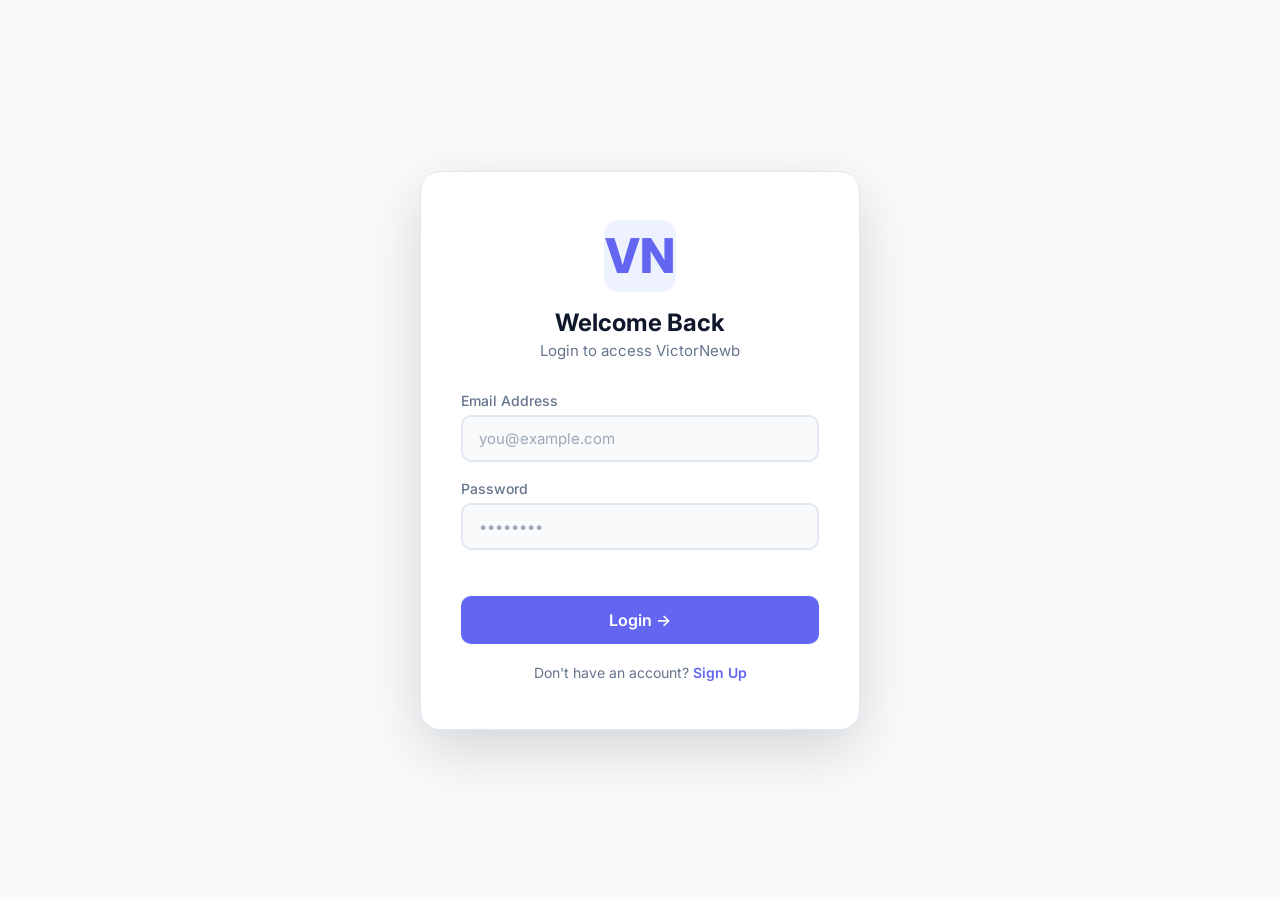
<file: index.html>
<!---Redeploy-->
<!doctype html>
<html lang="en">
  <head>
    <meta charset="UTF-8" />
    <meta name="viewport" content="width=device-width, initial-scale=1.0" />
    <title>VictorNewb - Multi-Purpose Platform</title>
    <!-- CSS -->
    <link rel="stylesheet" href="css/style.css" />
    <link rel="stylesheet" href="css/themes.css" />
    <link rel="stylesheet" href="css/auth.css" />
    <!-- Google Font -->
    <link
      href="https://fonts.googleapis.com/css2?family=Inter:wght@300;400;500;600;700;800&display=swap"
      rel="stylesheet"
    />
  </head>
  <body>
    <!-- ===== AUTH MODAL ===== -->
    <div id="authModal" class="auth-modal">
      <div class="auth-container">
        <!-- Login Form -->
        <div id="loginForm" class="auth-form active">
          <div class="auth-header">
            <h1 class="auth-logo">VN</h1>
            <h2>Welcome Back</h2>
            <p>Login to access VictorNewb</p>
          </div>
          <form id="loginFormElement" onsubmit="return Auth.login(event);">
            <div class="form-group">
              <label>Email Address</label>
              <input
                type="email"
                id="loginEmail"
                placeholder="you@example.com"
                required
              />
            </div>
            <div class="form-group">
              <label>Password</label>
              <input
                type="password"
                id="loginPassword"
                placeholder="••••••••"
                required
              />
            </div>
            <div id="loginError" class="auth-error"></div>
            <button type="submit" class="btn btn-primary auth-btn">
              Login →
            </button>
            <p class="auth-switch">
              Don't have an account?
              <span onclick="Auth.showSignup()">Sign Up</span>
            </p>
          </form>
        </div>

        <!-- Signup Form -->
        <div id="signupForm" class="auth-form">
          <div class="auth-header">
            <h1 class="auth-logo">VN</h1>
            <h2>Create Account</h2>
            <p>Join VictorNewb today</p>
          </div>
          <form id="signupFormElement" onsubmit="return Auth.signup(event);">
            <div class="form-group">
              <label>Full Name</label>
              <input
                type="text"
                id="signupName"
                placeholder="Victor Newb"
                required
              />
            </div>
            <div class="form-group">
              <label>Email Address</label>
              <input
                type="email"
                id="signupEmail"
                placeholder="you@example.com"
                required
              />
            </div>
            <div class="form-group">
              <label>Username</label>
              <input
                type="text"
                id="signupUsername"
                placeholder="victornewb"
                required
              />
            </div>
            <div class="form-group">
              <label>Password</label>
              <input
                type="password"
                id="signupPassword"
                placeholder="Min 6 characters"
                required
                minlength="6"
              />
            </div>
            <div class="form-group">
              <label>Confirm Password</label>
              <input
                type="password"
                id="signupConfirm"
                placeholder="Confirm password"
                required
              />
            </div>
            <div id="signupError" class="auth-error"></div>
            <button type="submit" class="btn btn-primary auth-btn">
              Create Account →
            </button>
            <p class="auth-switch">
              Already have an account?
              <span onclick="Auth.showLogin()">Login</span>
            </p>
          </form>
        </div>
      </div>
    </div>

    <!-- ===== MAIN APP (Hidden until auth) ===== -->
    <div id="appContainer" style="display: none">
      <!-- Sidebar Navigation -->
      <nav class="sidebar" id="sidebar">
        <div class="sidebar-header">
          <h1 class="logo">VN</h1>
          <span class="logo-text">VictorNewb</span>
        </div>

        <ul class="nav-links">
          <li data-page="dashboard" class="active">
            <span class="icon">📊</span>
            <span>Dashboard</span>
          </li>
          <li data-page="dashboard" class="active">
            <a href="help.html"><i class="fas fa-question-circle"></i> Help</a>
          </li>
          <li data-page="dashboard" class="active">
            <span>
              <a href="chat.html"
                ><i class="fas fa-comment-dots"></i> Live Chat</a
              ></span
            >
          </li>
          <li data-page="dashboard" class="active">
            <a href="login.html"><i class="fas fa-sign-in-alt"></i> Login</a>
          </li>
          <!-- Login/Logout links -->
          <li data-page="dashboard" class="active">
            <a href="signup.html"><i class="fas fa-user-plus"></i> Sign Up</a>
          </li>

          <li data-page="social">
            <span class="icon"
              ><a href="mailbox.html"
                ><i class="fas fa-envelope"></i> Mailbox
                <span id="headerBadge" class="badge" style="display: none"
                  >0</span
                ></a
              ></span
            >
            <span>Mail</span>
          </li>
          <li data-page="social">
            <span class="icon"
              ><a href="contact.html"
                ><i class="fas fa-envelope"></i> Contact
                <span id="headerBadge" class="badge" style="display: none"
                  >0</span
                ></a
              ></span
            >
            <span>Contact Us</span>
          </li>

          <li data-page="social">
            <span class="icon">👥</span>
            <span>Social</span>
          </li>
          <li data-page="portfolio">
            <span class="icon">🎨</span>
            <span>Portfolio</span>
          </li>
          <li data-page="ecommerce">
            <span class="icon">🛒</span>
            <span>Store</span>
          </li>
          <li data-page="game">
            <span class="icon">🎮</span>
            <span>Game</span>
          </li>
        </ul>

        <div class="sidebar-footer">
          <div class="user-profile" id="userProfile">
            <div class="user-avatar" id="userAvatar">VN</div>
            <div class="user-info">
              <div class="user-name" id="userName">Victor Newb</div>
              <div class="user-email" id="userEmail">victor@example.com</div>
            </div>
          </div>
          <button id="themeToggle" class="theme-btn">🌓 Toggle Theme</button>
          <button
            id="logoutBtn"
            class="theme-btn"
            style="color: #ef4444; border-color: #ef4444"
          >
            🚪 Logout
          </button>
        </div>
      </nav>

      <!-- Main Content -->
      <main class="main-content">
        <div id="pageContainer" class="page-container"></div>
      </main>
    </div>

    <!-- JavaScript -->
    <script src="js/auth.js"></script>
    <script src="js/router.js"></script>
    <script src="js/dashboard.js"></script>
    <script src="js/social.js"></script>
    <script src="js/portfolio.js"></script>
    <script src="js/ecommerce.js"></script>
    <script src="js/game.js"></script>
    <script src="js/app.js"></script>
  </body>
</html>
</file>
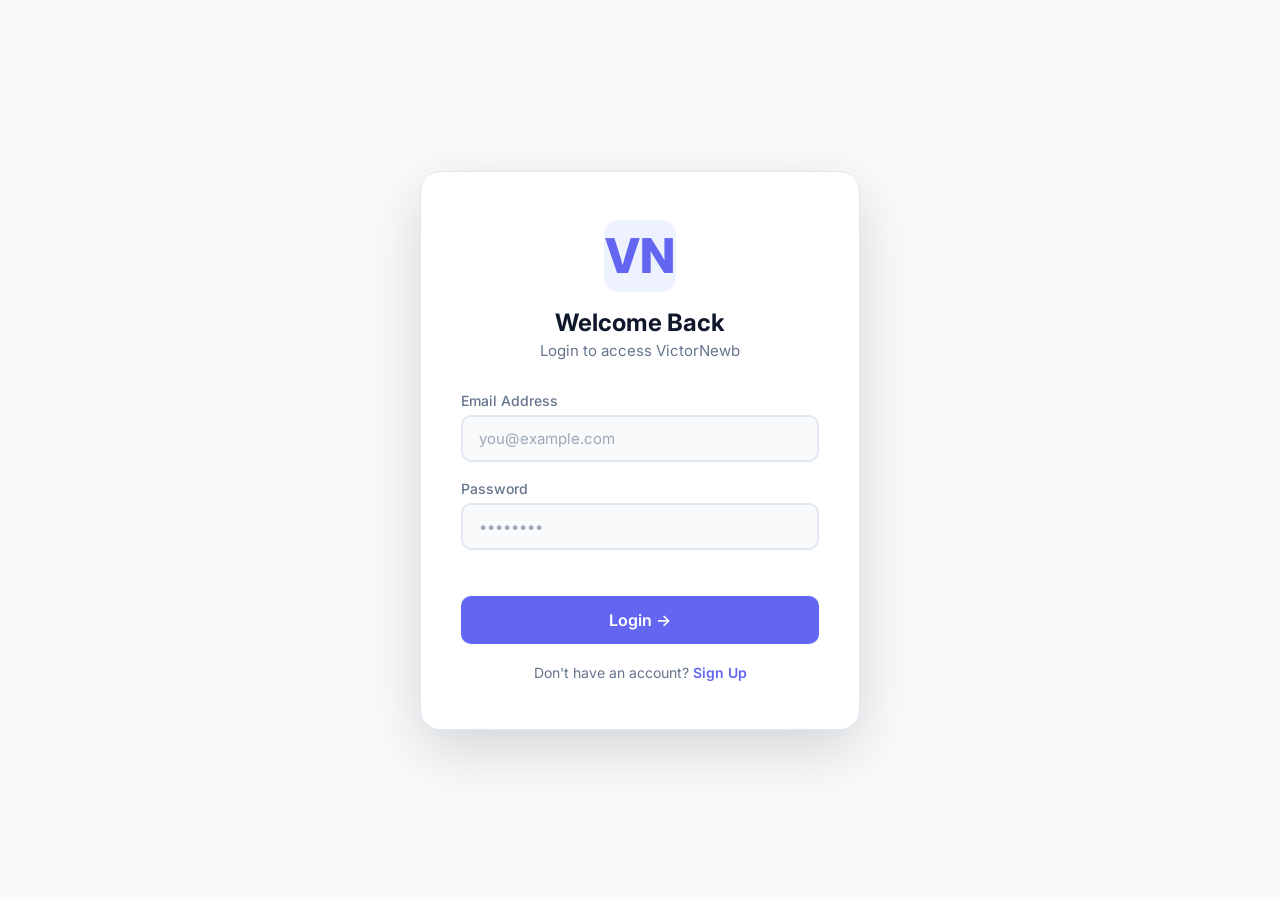
<file: .github/workflows/index.html>
<!DOCTYPE html>
<html lang="en">
  <head>
    <meta charset="UTF-8" />
    <meta name="viewport" content="width=device-width, initial-scale=1.0" />
    <title>VictorNewb - Multi-Purpose Platform</title>
    <!-- CSS -->
    <link rel="stylesheet" href="css/style.css" />
    <link rel="stylesheet" href="css/themes.css" />
    <link rel="stylesheet" href="css/auth.css" />
    <!-- Google Font -->
    <link
      href="https://fonts.googleapis.com/css2?family=Inter:wght@300;400;500;600;700;800&display=swap"
      rel="stylesheet"
    />
  </head>
  <body>
    <!-- ===== AUTH MODAL ===== -->
    <div id="authModal" class="auth-modal">
      <div class="auth-container">
        <!-- Login Form -->
        <div id="loginForm" class="auth-form active">
          <div class="auth-header">
            <h1 class="auth-logo">VN</h1>
            <h2>Welcome Back</h2>
            <p>Login to access VictorNewb</p>
          </div>
          <form id="loginFormElement" onsubmit="return Auth.login(event)">
            <div class="form-group">
              <label>Email Address</label>
              <input
                type="email"
                id="loginEmail"
                placeholder="you@example.com"
                required
              />
            </div>
            <div class="form-group">
              <label>Password</label>
              <input
                type="password"
                id="loginPassword"
                placeholder="••••••••"
                required
              />
            </div>
            <div id="loginError" class="auth-error"></div>
            <button type="submit" class="btn btn-primary auth-btn">
              Login →
            </button>
            <p class="auth-switch">
              Don't have an account?
              <span onclick="Auth.showSignup()">Sign Up</span>
            </p>
          </form>
        </div>

        <!-- Signup Form -->
        <div id="signupForm" class="auth-form">
          <div class="auth-header">
            <h1 class="auth-logo">VN</h1>
            <h2>Create Account</h2>
            <p>Join VictorNewb today</p>
          </div>
          <form id="signupFormElement" onsubmit="return Auth.signup(event)">
            <div class="form-group">
              <label>Full Name</label>
              <input
                type="text"
                id="signupName"
                placeholder="Victor Newb"
                required
              />
            </div>
            <div class="form-group">
              <label>Email Address</label>
              <input
                type="email"
                id="signupEmail"
                placeholder="you@example.com"
                required
              />
            </div>
            <div class="form-group">
              <label>Username</label>
              <input
                type="text"
                id="signupUsername"
                placeholder="victornewb"
                required
              />
            </div>
            <div class="form-group">
              <label>Password</label>
              <input
                type="password"
                id="signupPassword"
                placeholder="Min 6 characters"
                required
                minlength="6"
              />
            </div>
            <div class="form-group">
              <label>Confirm Password</label>
              <input
                type="password"
                id="signupConfirm"
                placeholder="Confirm password"
                required
              />
            </div>
            <div id="signupError" class="auth-error"></div>
            <button type="submit" class="btn btn-primary auth-btn">
              Create Account →
            </button>
            <p class="auth-switch">
              Already have an account?
              <span onclick="Auth.showLogin()">Login</span>
            </p>
          </form>
        </div>
      </div>
    </div>

    <!-- ===== MAIN APP (Hidden until auth) ===== -->
    <div id="appContainer" style="display: none">
      <!-- Sidebar Navigation -->
      <nav class="sidebar" id="sidebar">
        <div class="sidebar-header">
          <h1 class="logo">VN</h1>
          <span class="logo-text">VictorNewb</span>
        </div>

        <ul class="nav-links">
          <li data-page="dashboard" class="active">
            <span class="icon">📊</span>
            <span>Dashboard</span>
          </li>
          <li data-page="social">
            <span class="icon">👥</span>
            <span>Social</span>
          </li>
          <li data-page="portfolio">
            <span class="icon">🎨</span>
            <span>Portfolio</span>
          </li>
          <li data-page="ecommerce">
            <span class="icon">🛒</span>
            <span>Store</span>
          </li>
          <li data-page="game">
            <span class="icon">🎮</span>
            <span>Game</span>
          </li>
        </ul>

        <div class="sidebar-footer">
          <div class="user-profile" id="userProfile">
            <div class="user-avatar" id="userAvatar">VN</div>
            <div class="user-info">
              <div class="user-name" id="userName">Victor Newb</div>
              <div class="user-email" id="userEmail">victor@example.com</div>
            </div>
          </div>
          <button id="themeToggle" class="theme-btn">🌓 Toggle Theme</button>
          <button
            id="logoutBtn"
            class="theme-btn"
            style="color: #ef4444; border-color: #ef4444"
          >
            🚪 Logout
          </button>
        </div>
      </nav>

      <!-- Main Content -->
      <main class="main-content">
        <div id="pageContainer" class="page-container"></div>
      </main>
    </div>

    <!-- JavaScript -->
    <script src="js/auth.js"></script>
    <script src="js/router.js"></script>
    <script src="js/dashboard.js"></script>
    <script src="js/social.js"></script>
    <script src="js/portfolio.js"></script>
    <script src="js/ecommerce.js"></script>
    <script src="js/game.js"></script>
    <script src="js/app.js"></script>
  </body>
</html>
</file>
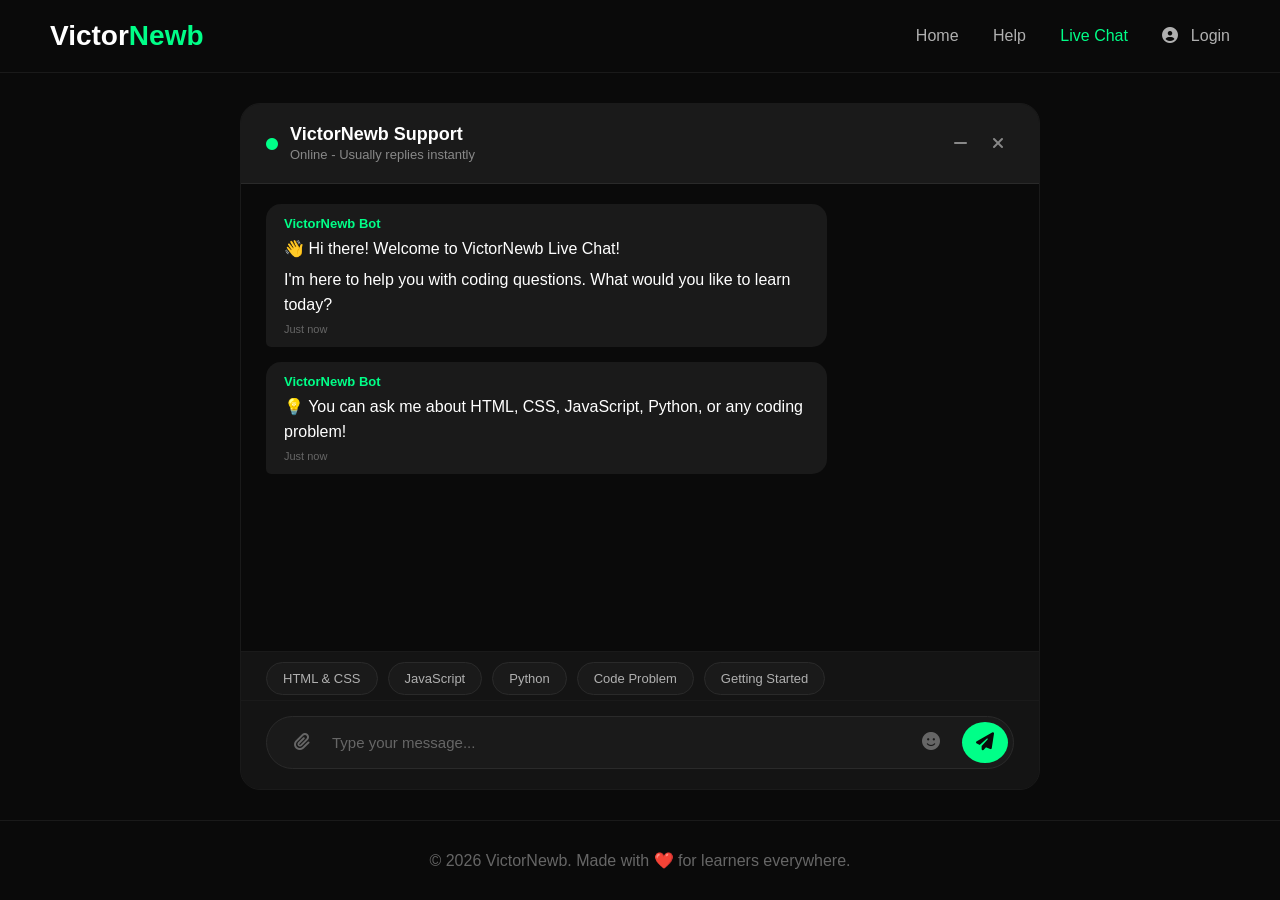
<file: chat.html>
<!doctype html>
<html lang="en">
  <head>
    <meta charset="UTF-8" />
    <meta name="viewport" content="width=device-width, initial-scale=1.0" />
    <title>Live Chat - VictorNewb</title>
    <link rel="stylesheet" href="css/chat.css" />
    <link
      rel="stylesheet"
      href="https://cdnjs.cloudflare.com/ajax/libs/font-awesome/6.4.0/css/all.min.css"
    />
  </head>
  <body>
    <!-- Navigation -->
    <div class="navbar">
      <div class="nav-left">
        <a href="index.html" class="logo">Victor<span>Newb</span></a>
      </div>
      <div class="nav-right">
        <a href="index.html">Home</a>
        <a href="help.html">Help</a>
        <a href="chat.html" class="active">Live Chat</a>
        <a href="#"><i class="fas fa-user-circle"></i> Login</a>
      </div>
    </div>

    <!-- Chat Container -->
    <div class="chat-container">
      <div class="chat-header">
        <div class="chat-status">
          <i class="fas fa-circle online"></i>
          <div>
            <h2>VictorNewb Support</h2>
            <span>Online - Usually replies instantly</span>
          </div>
        </div>
        <div class="chat-actions">
          <button onclick="minimizeChat()"><i class="fas fa-minus"></i></button>
          <button onclick="closeChat()"><i class="fas fa-times"></i></button>
        </div>
      </div>

      <!-- Messages Area -->
      <div class="chat-messages" id="chatMessages">
        <div class="message received">
          <div class="message-bubble">
            <strong>VictorNewb Bot</strong>
            <p>👋 Hi there! Welcome to VictorNewb Live Chat!</p>
            <p>
              I'm here to help you with coding questions. What would you like to
              learn today?
            </p>
            <span class="message-time">Just now</span>
          </div>
        </div>
        <div class="message received">
          <div class="message-bubble">
            <strong>VictorNewb Bot</strong>
            <p>
              💡 You can ask me about HTML, CSS, JavaScript, Python, or any
              coding problem!
            </p>
            <span class="message-time">Just now</span>
          </div>
        </div>
      </div>

      <!-- Quick Replies -->
      <div class="quick-replies">
        <button onclick="sendQuickReply('HTML & CSS help')">HTML & CSS</button>
        <button onclick="sendQuickReply('JavaScript help')">JavaScript</button>
        <button onclick="sendQuickReply('Python help')">Python</button>
        <button onclick="sendQuickReply('Problem with my code')">
          Code Problem
        </button>
        <button onclick="sendQuickReply('How to get started')">
          Getting Started
        </button>
      </div>

      <!-- Chat Input -->
      <div class="chat-input-area">
        <div class="chat-input-wrapper">
          <button class="attach-btn"><i class="fas fa-paperclip"></i></button>
          <input
            type="text"
            id="chatInput"
            placeholder="Type your message..."
            onkeypress="handleKeyPress(event)"
          />
          <button class="emoji-btn"><i class="fas fa-smile"></i></button>
          <button class="send-btn" onclick="sendMessage()">
            <i class="fas fa-paper-plane"></i>
          </button>
        </div>
      </div>
    </div>

    <!-- Footer -->
    <footer>
      <p>&copy; 2026 VictorNewb. Made with ❤️ for learners everywhere.</p>
    </footer>

    <script src="js/chat.js"></script>
  </body>
</html>
</file>
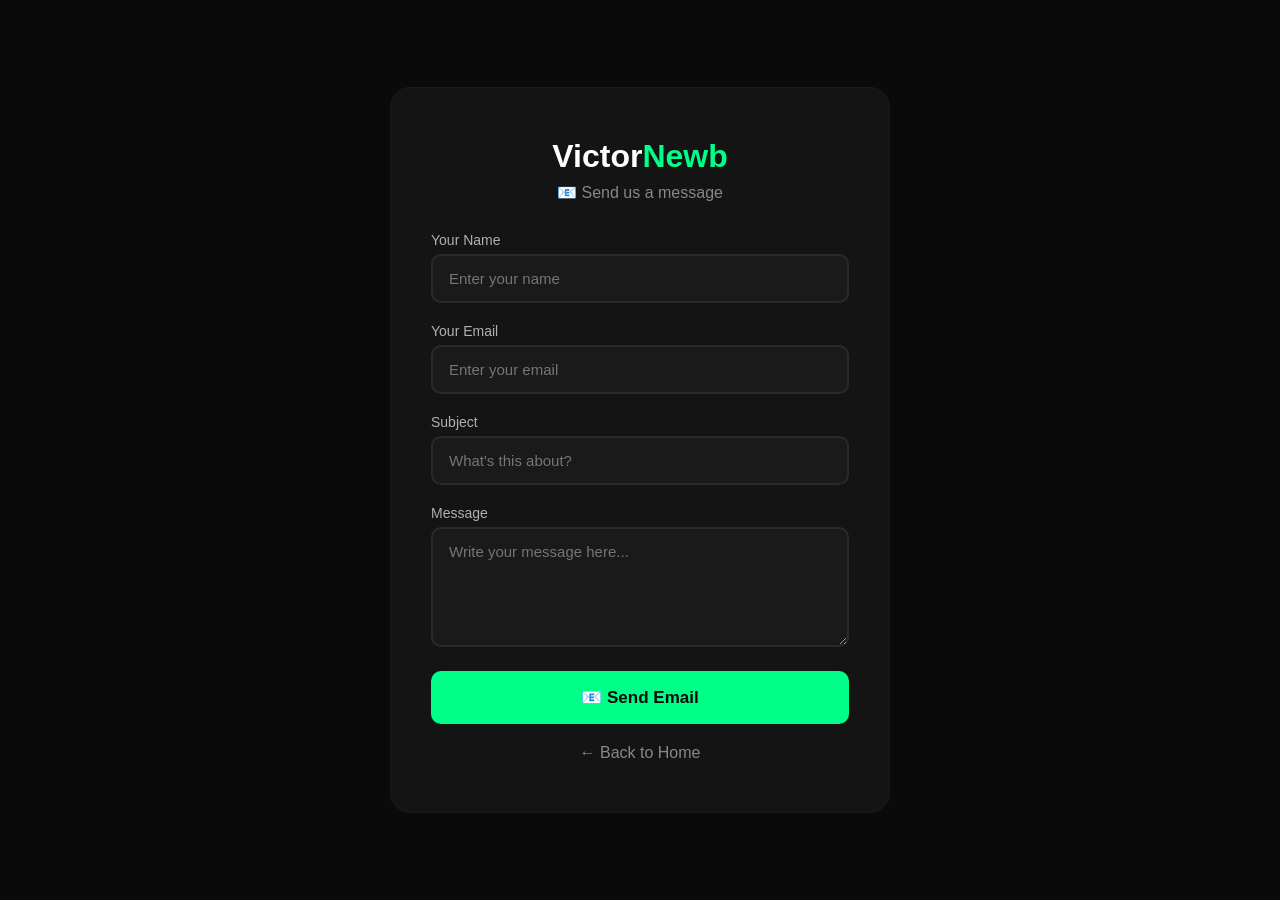
<file: contact.html>
<!doctype html>
<html lang="en">
  <head>
    <meta charset="UTF-8" />
    <meta name="viewport" content="width=device-width, initial-scale=1.0" />
    <title>Contact - VictorNewb</title>
    <style>
      * {
        margin: 0;
        padding: 0;
        box-sizing: border-box;
        font-family: "Segoe UI", Tahoma, Geneva, Verdana, sans-serif;
      }
      body {
        background: #0a0a0a;
        color: #fff;
        min-height: 100vh;
        display: flex;
        align-items: center;
        justify-content: center;
      }
      .contact-box {
        background: #141414;
        padding: 50px 40px;
        border-radius: 20px;
        border: 1px solid #1a1a1a;
        max-width: 500px;
        width: 100%;
      }
      .contact-box h1 {
        text-align: center;
        margin-bottom: 8px;
      }
      .contact-box h1 span {
        color: #00ff88;
      }
      .contact-box .sub {
        color: #888;
        text-align: center;
        margin-bottom: 30px;
      }
      .form-group {
        margin-bottom: 20px;
      }
      .form-group label {
        display: block;
        color: #b0b0b0;
        font-size: 14px;
        margin-bottom: 6px;
      }
      .form-group input,
      .form-group textarea {
        width: 100%;
        padding: 14px 16px;
        background: #1a1a1a;
        border: 2px solid #2a2a2a;
        border-radius: 10px;
        color: #fff;
        font-size: 15px;
        transition: 0.3s;
      }
      .form-group input:focus,
      .form-group textarea:focus {
        outline: none;
        border-color: #00ff88;
      }
      .form-group textarea {
        height: 120px;
        resize: vertical;
      }
      .send-btn {
        width: 100%;
        padding: 16px;
        background: #00ff88;
        color: #0a0a0a;
        border: none;
        border-radius: 10px;
        font-size: 17px;
        font-weight: 600;
        cursor: pointer;
        transition: 0.3s;
      }
      .send-btn:hover {
        background: #00cc6a;
        transform: translateY(-2px);
      }
      .msg {
        padding: 12px 16px;
        border-radius: 8px;
        margin-bottom: 15px;
        display: none;
      }
      .msg.success {
        background: #00ff88;
        color: #0a0a0a;
        display: block;
      }
      .msg.error {
        background: #ff4444;
        color: #fff;
        display: block;
      }
      .back-link {
        display: block;
        text-align: center;
        margin-top: 20px;
        color: #888;
        text-decoration: none;
      }
      .back-link:hover {
        color: #00ff88;
      }
    </style>
  </head>
  <body>
    <div class="contact-box">
      <h1>Victor<span>Newb</span></h1>
      <p class="sub">📧 Send us a message</p>

      <div id="message" class="msg"></div>

      <!-- REPLACE with your real email -->
      <form
        action="https://formsubmit.co/victornemerem4real@gmail.com"
        method="POST"
      >
        <input type="hidden" name="_captcha" value="false" />
        <input type="hidden" name="_template" value="table" />
        <input
          type="hidden"
          name="_subject"
          value="New Message from VictorNewb"
        />
        <input
          type="hidden"
          name="_next"
          value="https://mycodinghub123n90.github.io/Victor-newb/"
        />

        <div class="form-group">
          <label>Your Name</label>
          <input
            type="text"
            name="name"
            placeholder="Enter your name"
            required
          />
        </div>
        <div class="form-group">
          <label>Your Email</label>
          <input
            type="email"
            name="email"
            placeholder="Enter your email"
            required
          />
        </div>
        <div class="form-group">
          <label>Subject</label>
          <input
            type="text"
            name="subject"
            placeholder="What's this about?"
            required
          />
        </div>
        <div class="form-group">
          <label>Message</label>
          <textarea
            name="message"
            placeholder="Write your message here..."
            required
          ></textarea>
        </div>
        <button type="submit" class="send-btn">📧 Send Email</button>
      </form>

      <a href="index.html" class="back-link">← Back to Home</a>
    </div>
  </body>
</html>
</file>
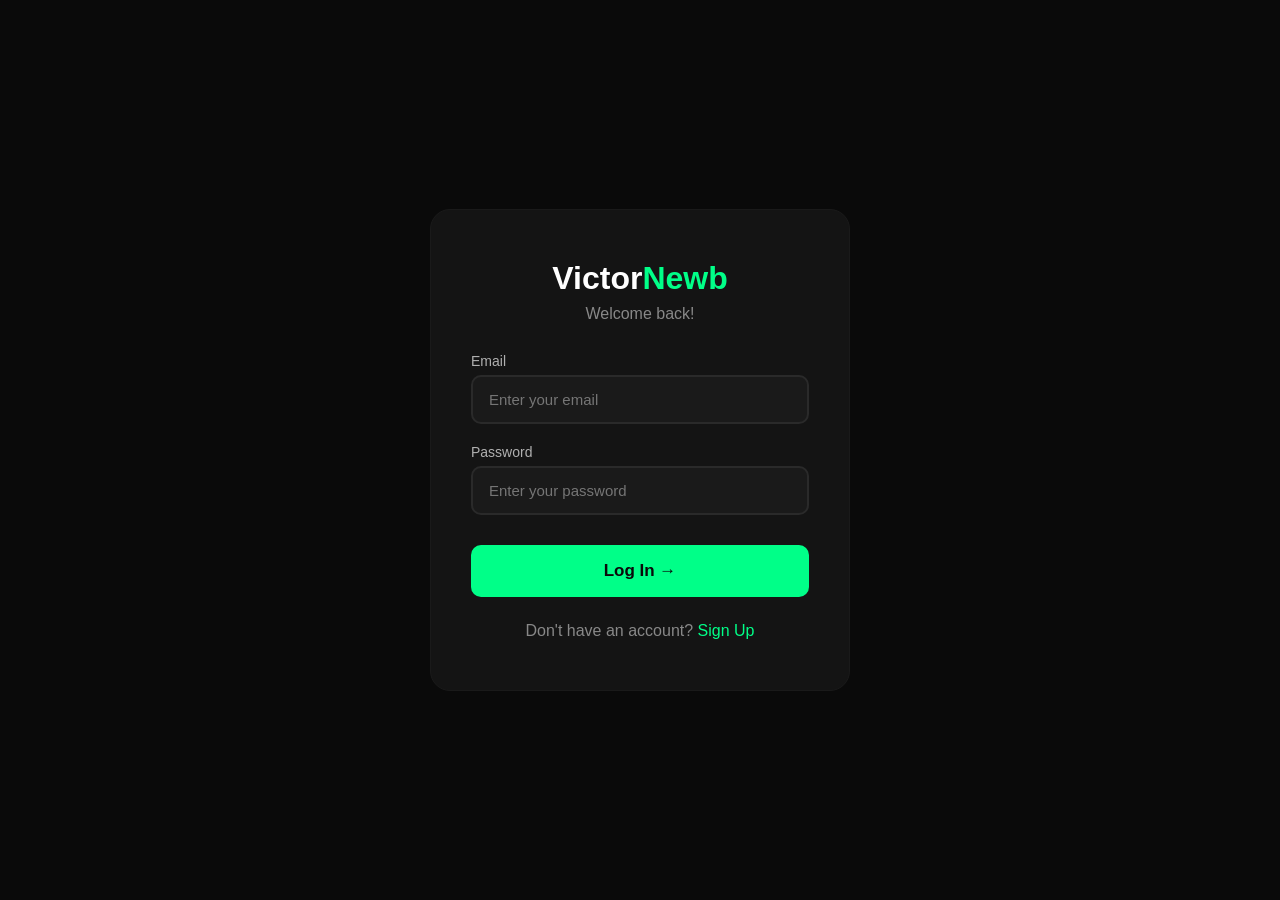
<file: dashboard.html>
<!doctype html>
<html lang="en">
  <head>
    <meta charset="UTF-8" />
    <meta name="viewport" content="width=device-width, initial-scale=1.0" />
    <title>Dashboard - VictorNewb</title>
    <style>
      * {
        margin: 0;
        padding: 0;
        box-sizing: border-box;
        font-family: "Segoe UI", Tahoma, Geneva, Verdana, sans-serif;
      }
      body {
        background: #0a0a0a;
        color: #fff;
        min-height: 100vh;
      }

      .nav {
        display: flex;
        justify-content: space-between;
        align-items: center;
        padding: 20px 50px;
        background: rgba(10, 10, 10, 0.95);
        border-bottom: 1px solid #1a1a1a;
      }
      .logo {
        font-size: 28px;
        font-weight: bold;
        color: #fff;
        text-decoration: none;
      }
      .logo span {
        color: #00ff88;
      }
      .nav-right {
        display: flex;
        align-items: center;
        gap: 20px;
      }
      .nav-right a {
        color: #b0b0b0;
        text-decoration: none;
        transition: 0.3s;
      }
      .nav-right a:hover {
        color: #00ff88;
      }
      .user-name {
        color: #00ff88;
        font-weight: 500;
      }
      .logout-btn {
        background: transparent;
        border: 2px solid #ff4444;
        color: #ff4444;
        padding: 8px 20px;
        border-radius: 50px;
        cursor: pointer;
        font-weight: 600;
        transition: 0.3s;
      }
      .logout-btn:hover {
        background: #ff4444;
        color: #fff;
      }

      .content {
        max-width: 1100px;
        margin: 0 auto;
        padding: 40px 50px;
      }
      .welcome {
        margin-bottom: 30px;
      }
      .welcome h1 {
        font-size: 36px;
      }
      .welcome h1 span {
        color: #00ff88;
      }
      .welcome p {
        color: #888;
        font-size: 18px;
      }

      .stats {
        display: grid;
        grid-template-columns: repeat(auto-fit, minmax(180px, 1fr));
        gap: 20px;
        margin-bottom: 40px;
      }
      .stat-card {
        background: #141414;
        padding: 25px;
        border-radius: 15px;
        border: 1px solid #1a1a1a;
        text-align: center;
      }
      .stat-card h3 {
        font-size: 32px;
        color: #00ff88;
      }
      .stat-card p {
        color: #888;
        font-size: 14px;
        margin-top: 5px;
      }

      .grid {
        display: grid;
        grid-template-columns: repeat(auto-fit, minmax(300px, 1fr));
        gap: 25px;
      }
      .card {
        background: #141414;
        padding: 25px;
        border-radius: 15px;
        border: 1px solid #1a1a1a;
      }
      .card h3 {
        margin-bottom: 15px;
      }
      .card h3 i {
        color: #00ff88;
        margin-right: 8px;
      }
      .card a {
        display: block;
        padding: 12px 16px;
        background: #1a1a1a;
        border-radius: 8px;
        color: #fff;
        text-decoration: none;
        margin-bottom: 10px;
        transition: 0.3s;
      }
      .card a:hover {
        background: #00ff88;
        color: #0a0a0a;
      }
      .card .btn {
        display: inline-block;
        padding: 12px 25px;
        background: #00ff88;
        color: #0a0a0a;
        text-decoration: none;
        border-radius: 8px;
        font-weight: 600;
        transition: 0.3s;
        margin-top: 10px;
      }
      .card .btn:hover {
        background: #00cc6a;
      }
    </style>
  </head>
  <body>
    <nav class="nav">
      <a href="index.html" class="logo">Victor<span>Newb</span></a>
      <div class="nav-right">
        <span class="user-name">👤 <span id="userName">User</span></span>
        <a href="help.html">Help</a>
        <a href="chat.html">Chat</a>
        <button onclick="logout()" class="logout-btn">Logout</button>
      </div>
    </nav>

    <div class="content">
      <div class="welcome">
        <h1>Welcome back, <span id="welcomeName">Learner</span>! 🎉</h1>
        <p>You're logged in and ready to code!</p>
      </div>

      <div class="stats">
        <div class="stat-card">
          <h3>12</h3>
          <p>Lessons Done</p>
        </div>
        <div class="stat-card">
          <h3>84</h3>
          <p>XP Points</p>
        </div>
        <div class="stat-card">
          <h3>7</h3>
          <p>Day Streak</p>
        </div>
        <div class="stat-card">
          <h3>3</h3>
          <p>Badges</p>
        </div>
      </div>

      <div class="grid">
        <div class="card">
          <h3>📚 Quick Actions</h3>
          <a href="chat.html">💬 Live Chat</a>
          <a href="help.html">🆘 Help Center</a>
          <a href="#">▶️ Start New Lesson</a>
        </div>
        <div class="card">
          <h3>📈 Your Progress</h3>
          <p style="color: #888">HTML Basics: ✅ 100%</p>
          <p style="color: #888">CSS Styling: ⏳ 65%</p>
          <p style="color: #888">JavaScript: ⏳ 30%</p>
          <a href="#" class="btn">Continue Learning →</a>
        </div>
      </div>
    </div>

    <script>
      // Check if user is logged in
      const user = JSON.parse(localStorage.getItem("victor_current") || "null");
      if (!user) {
        window.location.href = "login.html";
      }

      // Show user name
      document.getElementById("userName").textContent = user.name;
      document.getElementById("welcomeName").textContent = user.name;

      function logout() {
        if (confirm("Logout?")) {
          localStorage.removeItem("victor_current");
          window.location.href = "index.html";
        }
      }
    </script>
  </body>
</html>
</file>
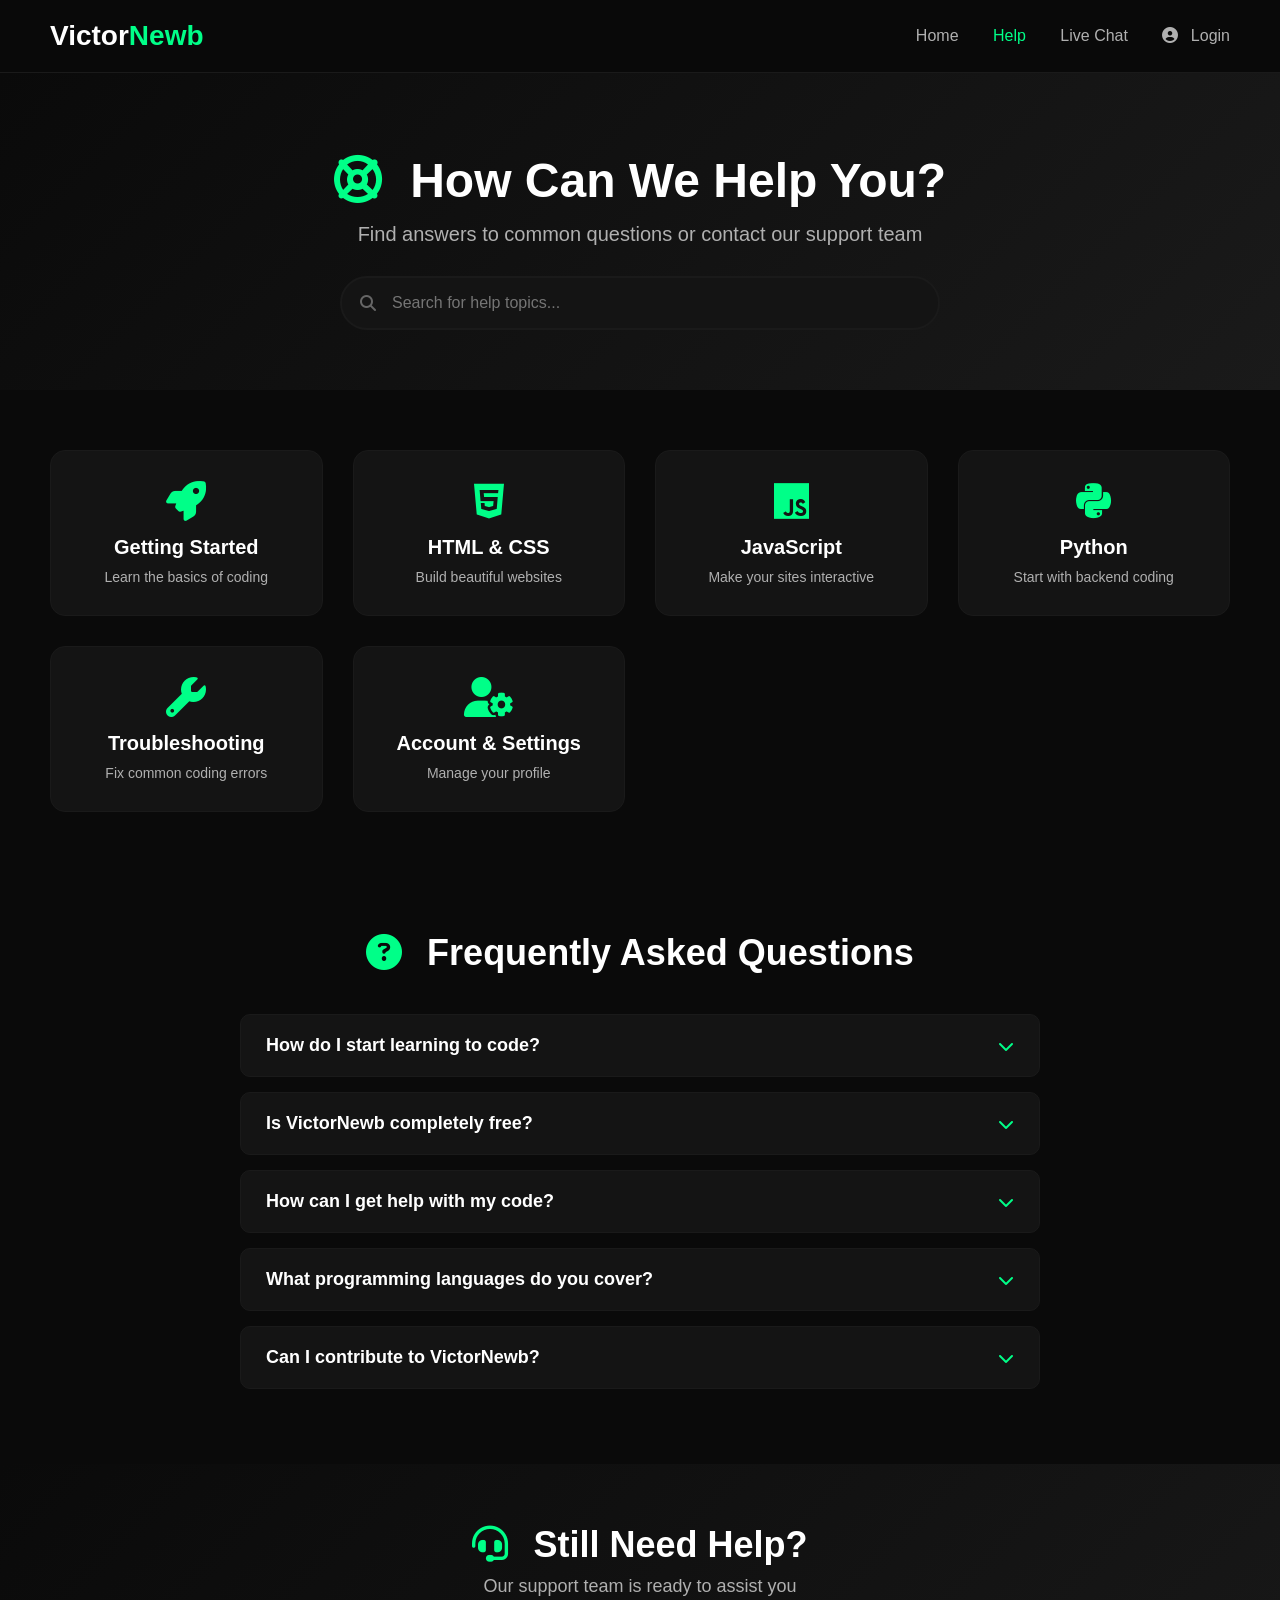
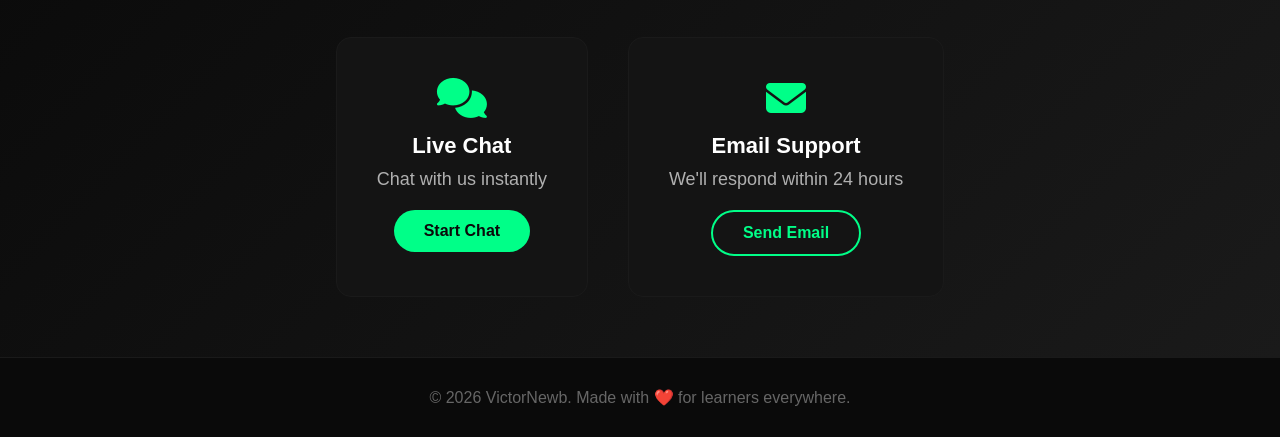
<file: help.html>
<!doctype html>
<html lang="en">
  <head>
    <meta charset="UTF-8" />
    <meta name="viewport" content="width=device-width, initial-scale=1.0" />
    <title>Help Center - VictorNewb</title>
    <link rel="stylesheet" href="css/help.css" />
    <link
      rel="stylesheet"
      href="https://cdnjs.cloudflare.com/ajax/libs/font-awesome/6.4.0/css/all.min.css"
    />
  </head>
  <body>
    <!-- Navigation (matches your style) -->
    <div class="navbar">
      <div class="nav-left">
        <a href="index.html" class="logo">Victor<span>Newb</span></a>
      </div>
      <div class="nav-right">
        <a href="index.html">Home</a>
        <a href="help.html" class="active">Help</a>
        <a href="chat.html">Live Chat</a>
        <a href="#"><i class="fas fa-user-circle"></i> Login</a>
      </div>
    </div>

    <!-- Help Hero Section -->
    <section class="help-hero">
      <h1><i class="fas fa-life-ring"></i> How Can We Help You?</h1>
      <p>Find answers to common questions or contact our support team</p>
      <div class="search-box">
        <i class="fas fa-search"></i>
        <input
          type="text"
          id="searchHelp"
          placeholder="Search for help topics..."
        />
      </div>
    </section>

    <!-- Help Categories -->
    <section class="help-categories">
      <div class="category-grid">
        <div class="category-card" onclick="showTopic('getting-started')">
          <i class="fas fa-rocket"></i>
          <h3>Getting Started</h3>
          <p>Learn the basics of coding</p>
        </div>
        <div class="category-card" onclick="showTopic('html-css')">
          <i class="fab fa-html5"></i>
          <h3>HTML & CSS</h3>
          <p>Build beautiful websites</p>
        </div>
        <div class="category-card" onclick="showTopic('javascript')">
          <i class="fab fa-js"></i>
          <h3>JavaScript</h3>
          <p>Make your sites interactive</p>
        </div>
        <div class="category-card" onclick="showTopic('python')">
          <i class="fab fa-python"></i>
          <h3>Python</h3>
          <p>Start with backend coding</p>
        </div>
        <div class="category-card" onclick="showTopic('troubleshooting')">
          <i class="fas fa-wrench"></i>
          <h3>Troubleshooting</h3>
          <p>Fix common coding errors</p>
        </div>
        <div class="category-card" onclick="showTopic('account')">
          <i class="fas fa-user-cog"></i>
          <h3>Account & Settings</h3>
          <p>Manage your profile</p>
        </div>
      </div>
    </section>

    <!-- FAQ Section -->
    <section class="faq-section">
      <h2><i class="fas fa-question-circle"></i> Frequently Asked Questions</h2>
      <div class="faq-container">
        <div class="faq-item">
          <div class="faq-question" onclick="toggleFAQ(this)">
            <h3>How do I start learning to code?</h3>
            <i class="fas fa-chevron-down"></i>
          </div>
          <div class="faq-answer">
            <p>
              Start with our free tutorials! We recommend beginning with HTML &
              CSS, then moving to JavaScript. Check out our "Getting Started"
              category above for curated learning paths.
            </p>
          </div>
        </div>
        <div class="faq-item">
          <div class="faq-question" onclick="toggleFAQ(this)">
            <h3>Is VictorNewb completely free?</h3>
            <i class="fas fa-chevron-down"></i>
          </div>
          <div class="faq-answer">
            <p>
              Yes! All our tutorials, code examples, and learning resources are
              completely free. We believe in making coding education accessible
              to everyone.
            </p>
          </div>
        </div>
        <div class="faq-item">
          <div class="faq-question" onclick="toggleFAQ(this)">
            <h3>How can I get help with my code?</h3>
            <i class="fas fa-chevron-down"></i>
          </div>
          <div class="faq-answer">
            <p>
              You can use our Live Chat feature (click the button in the top
              nav) to chat with our community or support team. You can also
              browse our tutorial sections for solutions.
            </p>
          </div>
        </div>
        <div class="faq-item">
          <div class="faq-question" onclick="toggleFAQ(this)">
            <h3>What programming languages do you cover?</h3>
            <i class="fas fa-chevron-down"></i>
          </div>
          <div class="faq-answer">
            <p>
              We currently cover HTML, CSS, JavaScript, Python, and Java. We're
              constantly adding new content based on user requests!
            </p>
          </div>
        </div>
        <div class="faq-item">
          <div class="faq-question" onclick="toggleFAQ(this)">
            <h3>Can I contribute to VictorNewb?</h3>
            <i class="fas fa-chevron-down"></i>
          </div>
          <div class="faq-answer">
            <p>
              Absolutely! We welcome contributors. Email us at
              victornewb@support.com or reach out via Live Chat to learn how you
              can contribute tutorials or code examples.
            </p>
          </div>
        </div>
      </div>
    </section>

    <!-- Contact Support -->
    <section class="contact-support">
      <h2><i class="fas fa-headset"></i> Still Need Help?</h2>
      <p>Our support team is ready to assist you</p>
      <div class="contact-options">
        <div class="contact-card">
          <i class="fas fa-comments"></i>
          <h3>Live Chat</h3>
          <p>Chat with us instantly</p>
          <a href="chat.html" class="btn-chat">Start Chat</a>
        </div>
        <div class="contact-card">
          <i class="fas fa-envelope"></i>
          <h3>Email Support</h3>
          <p>We'll respond within 24 hours</p>
          <a href="mailto:victornewb@support.com" class="btn-email"
            >Send Email</a
          >
        </div>
      </div>
    </section>

    <!-- Footer -->
    <footer>
      <p>&copy; 2026 VictorNewb. Made with ❤️ for learners everywhere.</p>
    </footer>

    <script src="js/help.js"></script>
  </body>
</html>
</file>
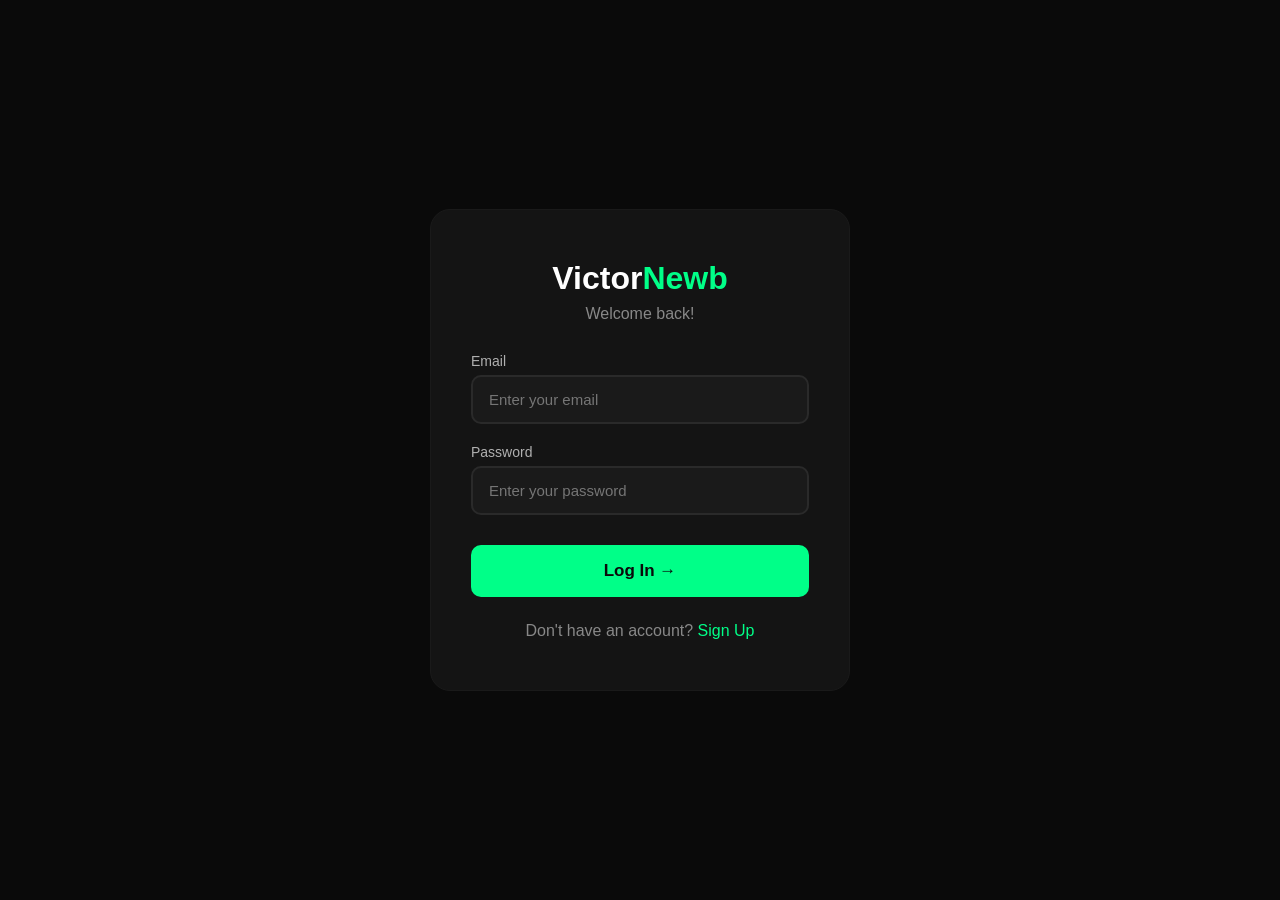
<file: login.html>
<!doctype html>
<html lang="en">
  <head>
    <meta charset="UTF-8" />
    <meta name="viewport" content="width=device-width, initial-scale=1.0" />
    <title>Log In - VictorNewb</title>
    <style>
      * {
        margin: 0;
        padding: 0;
        box-sizing: border-box;
        font-family: "Segoe UI", Tahoma, Geneva, Verdana, sans-serif;
      }
      body {
        background: #0a0a0a;
        color: #fff;
        min-height: 100vh;
        display: flex;
        align-items: center;
        justify-content: center;
      }
      .auth-box {
        background: #141414;
        padding: 50px 40px;
        border-radius: 20px;
        border: 1px solid #1a1a1a;
        max-width: 420px;
        width: 100%;
      }
      .auth-logo {
        font-size: 32px;
        font-weight: bold;
        color: #fff;
        text-decoration: none;
        display: block;
        text-align: center;
        margin-bottom: 8px;
      }
      .auth-logo span {
        color: #00ff88;
      }
      .auth-box p.sub {
        color: #888;
        text-align: center;
        margin-bottom: 30px;
      }
      .form-group {
        margin-bottom: 20px;
      }
      .form-group label {
        display: block;
        color: #b0b0b0;
        font-size: 14px;
        margin-bottom: 6px;
      }
      .form-group input {
        width: 100%;
        padding: 14px 16px;
        background: #1a1a1a;
        border: 2px solid #2a2a2a;
        border-radius: 10px;
        color: #fff;
        font-size: 15px;
        transition: 0.3s;
      }
      .form-group input:focus {
        outline: none;
        border-color: #00ff88;
      }
      .auth-btn {
        width: 100%;
        padding: 16px;
        background: #00ff88;
        color: #0a0a0a;
        border: none;
        border-radius: 10px;
        font-size: 17px;
        font-weight: 600;
        cursor: pointer;
        transition: 0.3s;
        margin-top: 10px;
      }
      .auth-btn:hover {
        background: #00cc6a;
        transform: translateY(-2px);
      }
      .auth-footer {
        text-align: center;
        margin-top: 25px;
        color: #888;
      }
      .auth-footer a {
        color: #00ff88;
        text-decoration: none;
      }
      .auth-footer a:hover {
        text-decoration: underline;
      }
      .msg {
        padding: 12px 16px;
        border-radius: 8px;
        margin-bottom: 15px;
        display: none;
      }
      .msg.success {
        background: #00ff88;
        color: #0a0a0a;
        display: block;
      }
      .msg.error {
        background: #ff4444;
        color: #fff;
        display: block;
      }
    </style>
  </head>
  <body>
    <div class="auth-box">
      <a href="index.html" class="auth-logo">Victor<span>Newb</span></a>
      <p class="sub">Welcome back!</p>

      <div id="message" class="msg"></div>

      <form onsubmit="login(event)">
        <div class="form-group">
          <label>Email</label>
          <input
            type="email"
            id="email"
            placeholder="Enter your email"
            required
          />
        </div>
        <div class="form-group">
          <label>Password</label>
          <input
            type="password"
            id="password"
            placeholder="Enter your password"
            required
          />
        </div>
        <button type="submit" class="auth-btn">Log In →</button>
      </form>
      <div class="auth-footer">
        Don't have an account? <a href="signup.html">Sign Up</a>
      </div>
    </div>

    <script>
      function login(e) {
        e.preventDefault();
        const email = document.getElementById("email").value.trim();
        const password = document.getElementById("password").value;
        const msg = document.getElementById("message");

        if (!email || !password) {
          msg.className = "msg error";
          msg.textContent = "Please fill in all fields!";
          return;
        }

        // Get users
        const users = JSON.parse(localStorage.getItem("victor_users") || "[]");
        const user = users.find(
          (u) => u.email === email && u.password === password,
        );

        if (!user) {
          msg.className = "msg error";
          msg.textContent = "❌ Invalid email or password!";
          return;
        }

        localStorage.setItem(
          "victor_current",
          JSON.stringify({ name: user.name, email: user.email }),
        );

        msg.className = "msg success";
        msg.textContent = "✅ Welcome back! Redirecting...";

        setTimeout(() => (window.location.href = "dashboard.html"), 1500);
      }
    </script>
  </body>
</html>
</file>
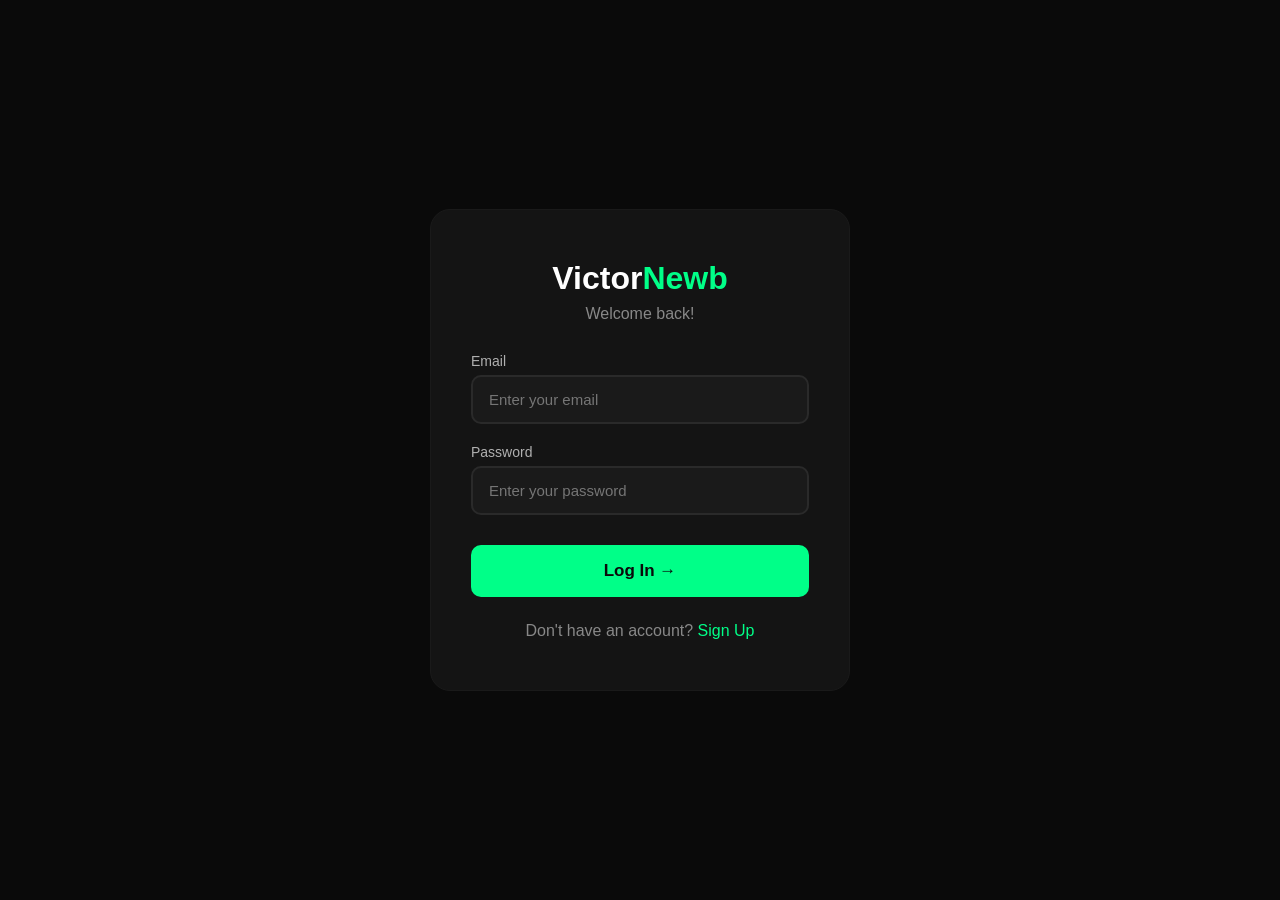
<file: mailbox.html>
<!doctype html>
<html lang="en">
  <head>
    <meta charset="UTF-8" />
    <meta name="viewport" content="width=device-width, initial-scale=1.0" />
    <title>Mailbox - VictorNewb</title>
    <link
      rel="stylesheet"
      href="https://cdnjs.cloudflare.com/ajax/libs/font-awesome/6.4.0/css/all.min.css"
    />
    <style>
      * {
        margin: 0;
        padding: 0;
        box-sizing: border-box;
        font-family: "Segoe UI", Tahoma, Geneva, Verdana, sans-serif;
      }
      body {
        background: #0a0a0a;
        color: #fff;
        min-height: 100vh;
      }

      /* Navigation */
      .nav {
        display: flex;
        justify-content: space-between;
        align-items: center;
        padding: 20px 50px;
        background: rgba(10, 10, 10, 0.95);
        border-bottom: 1px solid #1a1a1a;
        position: sticky;
        top: 0;
        z-index: 1000;
      }
      .logo {
        font-size: 28px;
        font-weight: bold;
        color: #fff;
        text-decoration: none;
      }
      .logo span {
        color: #00ff88;
      }
      .nav-right {
        display: flex;
        align-items: center;
        gap: 20px;
        flex-wrap: wrap;
      }
      .nav-right a {
        color: #b0b0b0;
        text-decoration: none;
        transition: 0.3s;
      }
      .nav-right a:hover,
      .nav-right a.active {
        color: #00ff88;
      }
      .user-name {
        color: #00ff88;
        font-weight: 500;
      }
      .logout-btn {
        background: transparent;
        border: 2px solid #ff4444;
        color: #ff4444;
        padding: 8px 20px;
        border-radius: 50px;
        cursor: pointer;
        font-weight: 600;
        transition: 0.3s;
      }
      .logout-btn:hover {
        background: #ff4444;
        color: #fff;
      }
      .badge {
        background: #ff4444;
        color: #fff;
        border-radius: 50%;
        padding: 2px 8px;
        font-size: 12px;
        margin-left: 5px;
      }

      /* Mailbox Container */
      .mailbox-container {
        max-width: 1200px;
        margin: 30px auto;
        padding: 0 20px;
        display: grid;
        grid-template-columns: 280px 1fr;
        gap: 25px;
        min-height: 70vh;
      }

      /* Sidebar */
      .mailbox-sidebar {
        background: #141414;
        border-radius: 15px;
        border: 1px solid #1a1a1a;
        padding: 25px;
        height: fit-content;
      }
      .compose-btn {
        width: 100%;
        padding: 14px;
        background: #00ff88;
        color: #0a0a0a;
        border: none;
        border-radius: 10px;
        font-size: 16px;
        font-weight: 600;
        cursor: pointer;
        transition: 0.3s;
        margin-bottom: 25px;
      }
      .compose-btn:hover {
        background: #00cc6a;
        transform: translateY(-2px);
      }
      .compose-btn i {
        margin-right: 8px;
      }

      .folder-list {
        list-style: none;
      }
      .folder-list li {
        padding: 12px 16px;
        border-radius: 8px;
        cursor: pointer;
        transition: 0.3s;
        display: flex;
        justify-content: space-between;
        align-items: center;
        color: #b0b0b0;
      }
      .folder-list li:hover,
      .folder-list li.active {
        background: #1a1a1a;
        color: #00ff88;
      }
      .folder-list li i {
        margin-right: 12px;
        width: 20px;
      }
      .folder-list .count {
        background: #1a1a1a;
        padding: 2px 10px;
        border-radius: 12px;
        font-size: 12px;
        color: #888;
      }
      .folder-list li.active .count {
        background: #00ff88;
        color: #0a0a0a;
      }

      /* Message List */
      .mailbox-main {
        background: #141414;
        border-radius: 15px;
        border: 1px solid #1a1a1a;
        overflow: hidden;
      }
      .mailbox-header {
        padding: 20px 25px;
        border-bottom: 1px solid #1a1a1a;
        display: flex;
        justify-content: space-between;
        align-items: center;
      }
      .mailbox-header h2 {
        font-size: 22px;
      }
      .mailbox-header h2 i {
        color: #00ff88;
        margin-right: 10px;
      }
      .mailbox-actions {
        display: flex;
        gap: 10px;
      }
      .mailbox-actions button {
        background: transparent;
        border: 1px solid #2a2a2a;
        color: #b0b0b0;
        padding: 8px 14px;
        border-radius: 8px;
        cursor: pointer;
        transition: 0.3s;
      }
      .mailbox-actions button:hover {
        border-color: #00ff88;
        color: #00ff88;
      }

      /* Message List Items */
      .message-list {
        padding: 0;
      }
      .message-item {
        padding: 16px 25px;
        border-bottom: 1px solid #1a1a1a;
        cursor: pointer;
        transition: 0.3s;
        display: flex;
        align-items: center;
        gap: 15px;
      }
      .message-item:hover {
        background: #1a1a1a;
      }
      .message-item.unread {
        background: rgba(0, 255, 136, 0.05);
      }
      .message-item.unread .subject {
        font-weight: 600;
        color: #fff;
      }
      .message-avatar {
        width: 40px;
        height: 40px;
        border-radius: 50%;
        background: #00ff88;
        display: flex;
        align-items: center;
        justify-content: center;
        color: #0a0a0a;
        font-weight: 600;
        font-size: 16px;
        flex-shrink: 0;
      }
      .message-info {
        flex: 1;
        min-width: 0;
      }
      .message-info .sender {
        font-weight: 500;
        color: #fff;
        font-size: 15px;
      }
      .message-info .subject {
        color: #b0b0b0;
        font-size: 14px;
        margin-top: 2px;
        white-space: nowrap;
        overflow: hidden;
        text-overflow: ellipsis;
      }
      .message-info .preview {
        color: #666;
        font-size: 13px;
        margin-top: 2px;
        white-space: nowrap;
        overflow: hidden;
        text-overflow: ellipsis;
      }
      .message-meta {
        text-align: right;
        flex-shrink: 0;
      }
      .message-meta .time {
        color: #666;
        font-size: 12px;
      }
      .message-meta .unread-dot {
        display: inline-block;
        width: 8px;
        height: 8px;
        background: #00ff88;
        border-radius: 50%;
        margin-top: 5px;
      }
      .empty-messages {
        padding: 60px 20px;
        text-align: center;
        color: #666;
      }
      .empty-messages i {
        font-size: 50px;
        color: #2a2a2a;
        margin-bottom: 15px;
      }
      .empty-messages h3 {
        color: #b0b0b0;
        margin-bottom: 5px;
      }

      /* Compose Modal */
      .modal {
        display: none;
        position: fixed;
        top: 0;
        left: 0;
        width: 100%;
        height: 100%;
        background: rgba(0, 0, 0, 0.8);
        z-index: 9999;
        align-items: center;
        justify-content: center;
      }
      .modal.show {
        display: flex;
      }
      .modal-content {
        background: #141414;
        border-radius: 20px;
        border: 1px solid #1a1a1a;
        max-width: 550px;
        width: 95%;
        padding: 35px;
        animation: slideUp 0.3s ease;
      }
      @keyframes slideUp {
        from {
          transform: translateY(50px);
          opacity: 0;
        }
        to {
          transform: translateY(0);
          opacity: 1;
        }
      }
      .modal-header {
        display: flex;
        justify-content: space-between;
        align-items: center;
        margin-bottom: 25px;
      }
      .modal-header h3 {
        font-size: 22px;
      }
      .modal-header h3 i {
        color: #00ff88;
        margin-right: 10px;
      }
      .modal-close {
        background: transparent;
        border: none;
        color: #666;
        font-size: 24px;
        cursor: pointer;
        transition: 0.3s;
      }
      .modal-close:hover {
        color: #fff;
      }
      .modal .form-group {
        margin-bottom: 18px;
      }
      .modal .form-group label {
        display: block;
        color: #b0b0b0;
        font-size: 14px;
        margin-bottom: 6px;
      }
      .modal .form-group input,
      .modal .form-group textarea {
        width: 100%;
        padding: 12px 16px;
        background: #1a1a1a;
        border: 2px solid #2a2a2a;
        border-radius: 10px;
        color: #fff;
        font-size: 15px;
        transition: 0.3s;
      }
      .modal .form-group input:focus,
      .modal .form-group textarea:focus {
        outline: none;
        border-color: #00ff88;
      }
      .modal .form-group textarea {
        height: 120px;
        resize: vertical;
      }
      .modal .send-btn {
        width: 100%;
        padding: 14px;
        background: #00ff88;
        color: #0a0a0a;
        border: none;
        border-radius: 10px;
        font-size: 16px;
        font-weight: 600;
        cursor: pointer;
        transition: 0.3s;
      }
      .modal .send-btn:hover {
        background: #00cc6a;
      }

      /* Message View Modal */
      .message-view {
        display: none;
        position: fixed;
        top: 0;
        left: 0;
        width: 100%;
        height: 100%;
        background: rgba(0, 0, 0, 0.8);
        z-index: 9998;
        align-items: center;
        justify-content: center;
      }
      .message-view.show {
        display: flex;
      }
      .message-view .modal-content {
        max-width: 600px;
      }
      .message-view .msg-sender {
        color: #00ff88;
        font-weight: 600;
        font-size: 18px;
      }
      .message-view .msg-subject {
        color: #fff;
        font-size: 20px;
        margin: 10px 0;
      }
      .message-view .msg-body {
        color: #b0b0b0;
        line-height: 1.8;
        padding: 15px 0;
        border-top: 1px solid #1a1a1a;
        border-bottom: 1px solid #1a1a1a;
        margin: 15px 0;
        white-space: pre-wrap;
      }
      .message-view .msg-time {
        color: #666;
        font-size: 13px;
      }
      .message-view .reply-btn {
        padding: 10px 25px;
        background: #00ff88;
        color: #0a0a0a;
        border: none;
        border-radius: 8px;
        font-weight: 600;
        cursor: pointer;
        transition: 0.3s;
        margin-top: 15px;
      }
      .message-view .reply-btn:hover {
        background: #00cc6a;
      }

      /* Notification Toast */
      .toast {
        position: fixed;
        bottom: 30px;
        right: 30px;
        background: #141414;
        border: 1px solid #00ff88;
        border-radius: 12px;
        padding: 16px 24px;
        color: #fff;
        z-index: 10000;
        display: none;
        animation: slideIn 0.5s ease;
        max-width: 400px;
      }
      .toast.show {
        display: block;
      }
      .toast i {
        color: #00ff88;
        margin-right: 10px;
      }
      @keyframes slideIn {
        from {
          transform: translateX(100px);
          opacity: 0;
        }
        to {
          transform: translateX(0);
          opacity: 1;
        }
      }

      /* Footer */
      footer {
        text-align: center;
        padding: 30px;
        color: #666;
        border-top: 1px solid #1a1a1a;
        margin-top: 30px;
      }

      @media (max-width: 768px) {
        .nav {
          flex-direction: column;
          gap: 15px;
          padding: 15px 20px;
        }
        .mailbox-container {
          grid-template-columns: 1fr;
          padding: 0 15px;
          margin: 15px auto;
        }
        .mailbox-sidebar {
          order: 2;
        }
        .mailbox-main {
          order: 1;
        }
        .message-item {
          padding: 12px 15px;
          flex-wrap: wrap;
        }
        .message-meta {
          width: 100%;
          text-align: left;
          margin-left: 55px;
        }
        .modal-content {
          padding: 25px 20px;
        }
      }
    </style>
  </head>
  <body>
    <!-- Navigation -->
    <nav class="nav">
      <a href="index.html" class="logo">Victor<span>Newb</span></a>
      <div class="nav-right">
        <span class="user-name">👤 <span id="userName">User</span></span>
        <a href="dashboard.html">Dashboard</a>
        <a href="help.html">Help</a>
        <a href="chat.html">Chat</a>
        <a href="mailbox.html" class="active"
          >📬 Mailbox
          <span id="unreadBadge" class="badge" style="display: none">0</span></a
        >
        <button onclick="logout()" class="logout-btn">Logout</button>
      </div>
    </nav>

    <!-- Mailbox Container -->
    <div class="mailbox-container">
      <!-- Sidebar -->
      <div class="mailbox-sidebar">
        <button class="compose-btn" onclick="openCompose()">
          <i class="fas fa-pen"></i> Compose Message
        </button>
        <ul class="folder-list">
          <li class="active" onclick="filterMessages('inbox')">
            <span><i class="fas fa-inbox"></i> Inbox</span>
            <span class="count" id="inboxCount">0</span>
          </li>
          <li onclick="filterMessages('unread')">
            <span><i class="fas fa-envelope"></i> Unread</span>
            <span class="count" id="unreadCount">0</span>
          </li>
          <li onclick="filterMessages('sent')">
            <span><i class="fas fa-paper-plane"></i> Sent</span>
            <span class="count" id="sentCount">0</span>
          </li>
          <li onclick="filterMessages('support')">
            <span><i class="fas fa-headset"></i> Support</span>
            <span class="count" id="supportCount">0</span>
          </li>
        </ul>
      </div>

      <!-- Main Mailbox -->
      <div class="mailbox-main">
        <div class="mailbox-header">
          <h2>
            <i class="fas fa-inbox"></i> <span id="folderTitle">Inbox</span>
          </h2>
          <div class="mailbox-actions">
            <button onclick="refreshMailbox()">
              <i class="fas fa-sync"></i>
            </button>
            <button onclick="markAllRead()">
              <i class="fas fa-check-double"></i>
            </button>
          </div>
        </div>
        <div class="message-list" id="messageList">
          <!-- Messages will be rendered here -->
        </div>
      </div>
    </div>

    <!-- Compose Modal -->
    <div class="modal" id="composeModal">
      <div class="modal-content">
        <div class="modal-header">
          <h3><i class="fas fa-pen"></i> New Message</h3>
          <button class="modal-close" onclick="closeCompose()">&times;</button>
        </div>
        <form onsubmit="sendMessage(event)">
          <div class="form-group">
            <label>To</label>
            <input
              type="email"
              id="composeTo"
              placeholder="Enter recipient email"
              required
            />
          </div>
          <div class="form-group">
            <label>Subject</label>
            <input
              type="text"
              id="composeSubject"
              placeholder="Enter subject"
              required
            />
          </div>
          <div class="form-group">
            <label>Message</label>
            <textarea
              id="composeBody"
              placeholder="Write your message here..."
              required
            ></textarea>
          </div>
          <button type="submit" class="send-btn">
            <i class="fas fa-paper-plane"></i> Send Message
          </button>
        </form>
      </div>
    </div>

    <!-- Message View Modal -->
    <div class="message-view" id="messageView">
      <div class="modal-content">
        <div class="modal-header">
          <h3><i class="fas fa-envelope-open-text"></i> Message</h3>
          <button class="modal-close" onclick="closeMessageView()">
            &times;
          </button>
        </div>
        <div id="messageDetail">
          <div class="msg-sender" id="viewSender">From: User</div>
          <div class="msg-subject" id="viewSubject">Subject</div>
          <div class="msg-body" id="viewBody">Message content here...</div>
          <div class="msg-time" id="viewTime">Just now</div>
          <button class="reply-btn" onclick="replyToMessage()">
            <i class="fas fa-reply"></i> Reply
          </button>
        </div>
      </div>
    </div>

    <!-- Toast Notification -->
    <div class="toast" id="toast">
      <i class="fas fa-check-circle"></i>
      <span id="toastMessage">Message sent!</span>
    </div>

    <footer>
      <p>&copy; 2026 VictorNewb. Made with ❤️ for learners everywhere.</p>
    </footer>

    <script>
      // ============================================
      // MAILBOX SYSTEM
      // ============================================

      // Get current user
      const currentUser = JSON.parse(
        localStorage.getItem("victor_current") || "null",
      );
      if (!currentUser) {
        window.location.href = "login.html";
      }

      // Show user name
      document.getElementById("userName").textContent = currentUser.name;

      // Get messages from storage
      function getMessages() {
        return JSON.parse(localStorage.getItem("victor_messages") || "[]");
      }

      // Save messages to storage
      function saveMessages(messages) {
        localStorage.setItem("victor_messages", JSON.stringify(messages));
      }

      // Get user email
      function getUserEmail() {
        return currentUser.email;
      }

      // ============ SEND MESSAGE ============
      function sendMessage(e) {
        e.preventDefault();
        const to = document.getElementById("composeTo").value.trim();
        const subject = document.getElementById("composeSubject").value.trim();
        const body = document.getElementById("composeBody").value.trim();

        if (!to || !subject || !body) {
          showToast("Please fill in all fields!", "error");
          return;
        }

        // Check if recipient exists (or is support email)
        const users = JSON.parse(localStorage.getItem("victor_users") || "[]");

        // FIXED: Support email is now victornemerem4real@gmail.com
        const isSupport = to === "victornemerem4real@gmail.com";

        if (!isSupport) {
          const recipient = users.find((u) => u.email === to);
          if (!recipient) {
            showToast("User not found! Please check the email.", "error");
            return;
          }
        }

        // Create message
        const message = {
          id: Date.now().toString(),
          from: getUserEmail(),
          fromName: currentUser.name,
          to: to,
          toName: isSupport
            ? "VictorNewb Support"
            : users.find((u) => u.email === to)?.name || to,
          subject: subject,
          body: body,
          timestamp: new Date().toISOString(),
          read: false,
          folder: "inbox",
          isSupport: isSupport,
        };

        // Save message (for both sender and recipient)
        const messages = getMessages();

        // Add to recipient's inbox (if support, add to support folder)
        messages.push({
          ...message,
          folder: isSupport ? "support" : "inbox",
        });

        // Add to sender's sent
        messages.push({
          ...message,
          folder: "sent",
          read: true, // Sent messages are marked as read
        });

        saveMessages(messages);
        closeCompose();
        showToast("✅ Message sent successfully!", "success");
        refreshMailbox();
        updateCounts();
      }

      // ============ LOAD MESSAGES ============
      function loadMessages(filter = "inbox") {
        const messages = getMessages();
        const userEmail = getUserEmail();
        const list = document.getElementById("messageList");

        // Filter messages based on current user and folder
        let filtered = messages.filter((msg) => {
          if (filter === "inbox") {
            return msg.to === userEmail && msg.folder === "inbox";
          } else if (filter === "sent") {
            return msg.from === userEmail && msg.folder === "sent";
          } else if (filter === "unread") {
            return msg.to === userEmail && msg.folder === "inbox" && !msg.read;
          } else if (filter === "support") {
            return (
              (msg.to === userEmail || msg.from === userEmail) &&
              msg.isSupport === true
            );
          }
          return false;
        });

        // Sort by newest first
        filtered.sort((a, b) => new Date(b.timestamp) - new Date(a.timestamp));

        // Update folder title
        document.getElementById("folderTitle").textContent =
          filter === "inbox"
            ? "Inbox"
            : filter === "sent"
              ? "Sent"
              : filter === "unread"
                ? "Unread"
                : filter === "support"
                  ? "Support"
                  : "Inbox";

        // Render messages
        if (filtered.length === 0) {
          list.innerHTML = `
                    <div class="empty-messages">
                        <i class="fas fa-inbox"></i>
                        <h3>No messages found</h3>
                        <p>Your ${filter === "inbox" ? "inbox" : filter === "sent" ? "sent" : filter === "unread" ? "unread" : "support"} is empty</p>
                    </div>
                `;
          return;
        }

        list.innerHTML = filtered
          .map(
            (msg) => `
                <div class="message-item ${msg.read ? "" : "unread"}" onclick="openMessage('${msg.id}')">
                    <div class="message-avatar">${msg.fromName ? msg.fromName.charAt(0).toUpperCase() : "?"}</div>
                    <div class="message-info">
                        <div class="sender">${msg.fromName || msg.from}</div>
                        <div class="subject">${msg.subject}</div>
                        <div class="preview">${msg.body.substring(0, 60)}${msg.body.length > 60 ? "..." : ""}</div>
                    </div>
                    <div class="message-meta">
                        <div class="time">${formatTime(msg.timestamp)}</div>
                        ${!msg.read ? '<div class="unread-dot"></div>' : ""}
                    </div>
                </div>
            `,
          )
          .join("");
      }

      // ============ OPEN MESSAGE ============
      function openMessage(id) {
        const messages = getMessages();
        const msg = messages.find((m) => m.id === id);

        if (!msg) return;

        // Mark as read
        if (!msg.read && msg.to === getUserEmail()) {
          msg.read = true;
          saveMessages(messages);
          updateCounts();
        }

        // Show message view
        document.getElementById("viewSender").textContent =
          `From: ${msg.fromName || msg.from}`;
        document.getElementById("viewSubject").textContent = msg.subject;
        document.getElementById("viewBody").textContent = msg.body;
        document.getElementById("viewTime").textContent = formatTime(
          msg.timestamp,
        );
        document.getElementById("messageView").classList.add("show");
        document.getElementById("messageView").dataset.messageId = id;
      }

      function closeMessageView() {
        document.getElementById("messageView").classList.remove("show");
        refreshMailbox();
      }

      // ============ REPLY TO MESSAGE ============
      function replyToMessage() {
        const view = document.getElementById("messageView");
        const id = view.dataset.messageId;
        const messages = getMessages();
        const msg = messages.find((m) => m.id === id);

        if (msg) {
          closeMessageView();
          openCompose();
          document.getElementById("composeTo").value = msg.from;
          document.getElementById("composeSubject").value =
            `Re: ${msg.subject}`;
          document.getElementById("composeBody").value =
            `\n\n--- Original Message ---\nFrom: ${msg.fromName}\n${msg.body}`;
        }
      }

      // ============ FILTER MESSAGES ============
      function filterMessages(filter) {
        // Update active folder
        document
          .querySelectorAll(".folder-list li")
          .forEach((li) => li.classList.remove("active"));
        const items = document.querySelectorAll(".folder-list li");
        const index = {
          inbox: 0,
          unread: 1,
          sent: 2,
          support: 3,
        };
        if (items[index[filter]]) {
          items[index[filter]].classList.add("active");
        }
        loadMessages(filter);
      }

      // ============ UPDATE COUNTS ============
      function updateCounts() {
        const messages = getMessages();
        const userEmail = getUserEmail();

        const inbox = messages.filter(
          (m) => m.to === userEmail && m.folder === "inbox",
        );
        const unread = inbox.filter((m) => !m.read);
        const sent = messages.filter(
          (m) => m.from === userEmail && m.folder === "sent",
        );
        const support = messages.filter(
          (m) => (m.to === userEmail || m.from === userEmail) && m.isSupport,
        );

        document.getElementById("inboxCount").textContent = inbox.length;
        document.getElementById("unreadCount").textContent = unread.length;
        document.getElementById("sentCount").textContent = sent.length;
        document.getElementById("supportCount").textContent = support.length;

        // Update badge
        const badge = document.getElementById("unreadBadge");
        if (unread.length > 0) {
          badge.style.display = "inline";
          badge.textContent = unread.length;
        } else {
          badge.style.display = "none";
        }
      }

      // ============ MARK ALL READ ============
      function markAllRead() {
        const messages = getMessages();
        const userEmail = getUserEmail();

        messages.forEach((msg) => {
          if (msg.to === userEmail && msg.folder === "inbox") {
            msg.read = true;
          }
        });

        saveMessages(messages);
        updateCounts();
        refreshMailbox();
        showToast("✅ All messages marked as read!", "success");
      }

      // ============ REFRESH ============
      function refreshMailbox() {
        const active = document.querySelector(".folder-list li.active");
        const filter = active
          ? active.textContent.trim().toLowerCase() === "inbox"
            ? "inbox"
            : active.textContent.trim().toLowerCase() === "unread"
              ? "unread"
              : active.textContent.trim().toLowerCase() === "sent"
                ? "sent"
                : active.textContent.trim().toLowerCase() === "support"
                  ? "support"
                  : "inbox"
          : "inbox";
        loadMessages(filter);
        updateCounts();
      }

      // ============ COMPOSE ============
      function openCompose() {
        document.getElementById("composeModal").classList.add("show");
        document.getElementById("composeTo").value = "";
        document.getElementById("composeSubject").value = "";
        document.getElementById("composeBody").value = "";
      }

      function closeCompose() {
        document.getElementById("composeModal").classList.remove("show");
      }

      // ============ TOAST NOTIFICATION ============
      function showToast(message, type = "success") {
        const toast = document.getElementById("toast");
        const toastMsg = document.getElementById("toastMessage");
        toastMsg.textContent = message;
        toast.style.borderColor = type === "error" ? "#ff4444" : "#00ff88";
        toast.querySelector("i").style.color =
          type === "error" ? "#ff4444" : "#00ff88";
        toast.classList.add("show");

        setTimeout(() => {
          toast.classList.remove("show");
        }, 4000);
      }

      // ============ UTILITY FUNCTIONS ============
      function formatTime(timestamp) {
        const date = new Date(timestamp);
        const now = new Date();
        const diff = Math.floor((now - date) / 1000);

        if (diff < 60) return "Just now";
        if (diff < 3600) return Math.floor(diff / 60) + "m ago";
        if (diff < 86400) return Math.floor(diff / 3600) + "h ago";
        if (diff < 604800) return Math.floor(diff / 86400) + "d ago";

        return date.toLocaleDateString("en-US", {
          month: "short",
          day: "numeric",
        });
      }

      function logout() {
        if (confirm("Logout?")) {
          localStorage.removeItem("victor_current");
          window.location.href = "index.html";
        }
      }

      // ============ ADD SAMPLE MESSAGES ============
      function addSampleMessages() {
        const messages = getMessages();
        const userEmail = getUserEmail();
        const hasMessages = messages.some(
          (m) => m.to === userEmail || m.from === userEmail,
        );

        if (!hasMessages) {
          const samples = [
            {
              from: "victornemerem4real@gmail.com",
              fromName: "VictorNewb Support",
              to: userEmail,
              toName: currentUser.name,
              subject: "Welcome to VictorNewb! 🎉",
              body: `Hi ${currentUser.name}! 👋\n\nWelcome to VictorNewb! We're excited to have you here.\n\nHere are some quick tips to get started:\n1. Check out our tutorials in the Help Center\n2. Join the Live Chat for instant support\n3. Start learning with our free courses\n\nHappy coding!\n- The VictorNewb Team ❤️`,
              timestamp: new Date(Date.now() - 3600000).toISOString(),
              read: false,
              folder: "support",
              isSupport: true,
            },
            {
              from: "community@victornewb.com",
              fromName: "VictorNewb Community",
              to: userEmail,
              toName: currentUser.name,
              subject: "Coding Challenge: Build a Website",
              body: `Hey ${currentUser.name}! 🚀\n\nJoin our weekly coding challenge!\n\nThis week: Build a personal portfolio website using HTML & CSS.\n\nSubmit your project by Friday for a chance to be featured!\n\nGood luck! 🌟`,
              timestamp: new Date(Date.now() - 86400000).toISOString(),
              read: false,
              folder: "inbox",
              isSupport: false,
            },
          ];

          samples.forEach((msg) => {
            messages.push(msg);
          });

          saveMessages(messages);
        }
      }

      // Initialize
      addSampleMessages();
      refreshMailbox();
      updateCounts();

      // Auto-refresh every 30 seconds
      setInterval(() => {
        refreshMailbox();
      }, 30000);

      // Close modals on outside click
      document
        .getElementById("composeModal")
        .addEventListener("click", function (e) {
          if (e.target === this) closeCompose();
        });
      document
        .getElementById("messageView")
        .addEventListener("click", function (e) {
          if (e.target === this) closeMessageView();
        });

      console.log(
        "📬 VictorNewb Mailbox loaded! Support: victornemerem4real@gmail.com",
      );
    </script>
  </body>
</html>
</file>
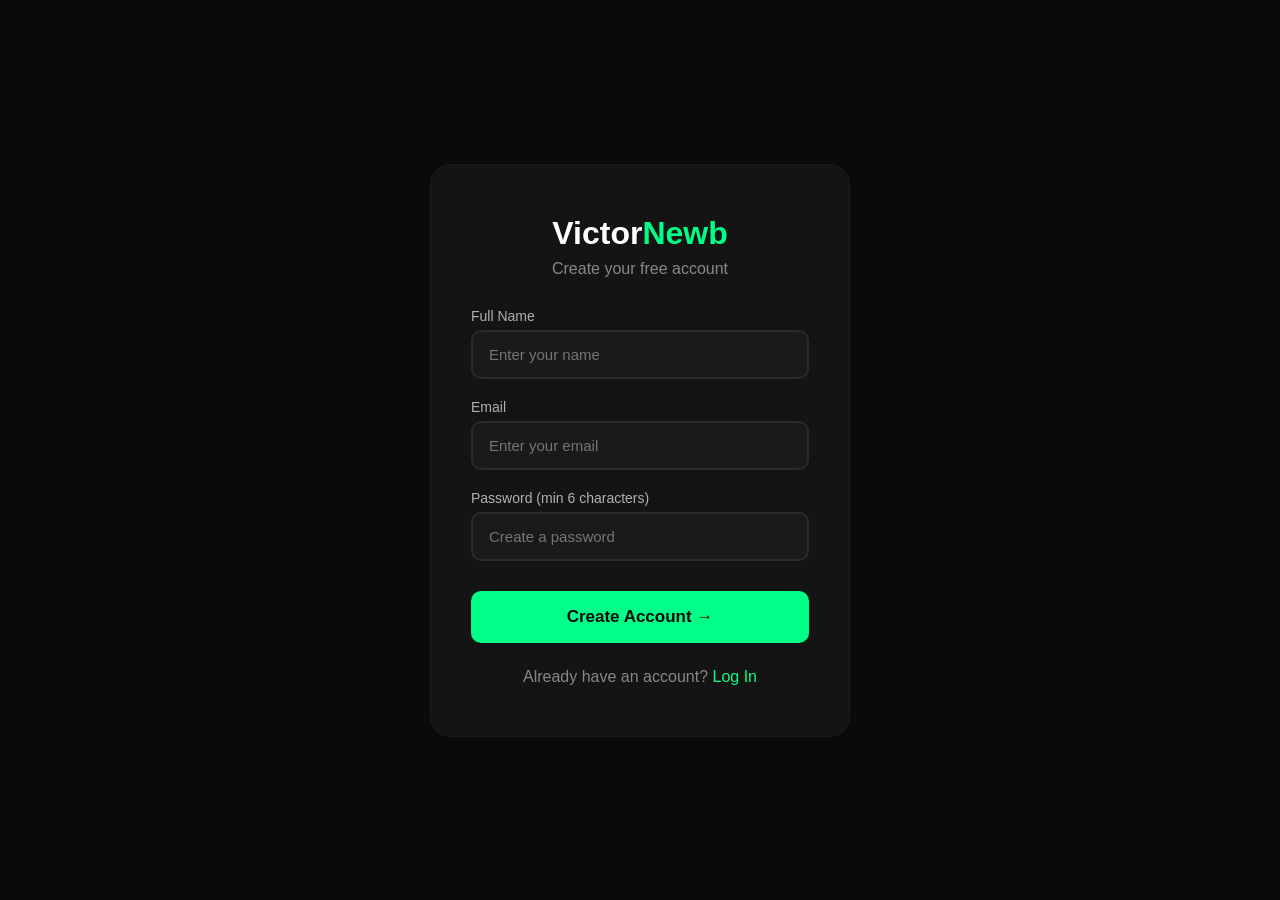
<file: signup.html>
<!doctype html>
<html lang="en">
  <head>
    <meta charset="UTF-8" />
    <meta name="viewport" content="width=device-width, initial-scale=1.0" />
    <title>Sign Up - VictorNewb</title>
    <style>
      * {
        margin: 0;
        padding: 0;
        box-sizing: border-box;
        font-family: "Segoe UI", Tahoma, Geneva, Verdana, sans-serif;
      }
      body {
        background: #0a0a0a;
        color: #fff;
        min-height: 100vh;
        display: flex;
        align-items: center;
        justify-content: center;
      }
      .auth-box {
        background: #141414;
        padding: 50px 40px;
        border-radius: 20px;
        border: 1px solid #1a1a1a;
        max-width: 420px;
        width: 100%;
      }
      .auth-logo {
        font-size: 32px;
        font-weight: bold;
        color: #fff;
        text-decoration: none;
        display: block;
        text-align: center;
        margin-bottom: 8px;
      }
      .auth-logo span {
        color: #00ff88;
      }
      .auth-box p.sub {
        color: #888;
        text-align: center;
        margin-bottom: 30px;
      }
      .form-group {
        margin-bottom: 20px;
      }
      .form-group label {
        display: block;
        color: #b0b0b0;
        font-size: 14px;
        margin-bottom: 6px;
      }
      .form-group input {
        width: 100%;
        padding: 14px 16px;
        background: #1a1a1a;
        border: 2px solid #2a2a2a;
        border-radius: 10px;
        color: #fff;
        font-size: 15px;
        transition: 0.3s;
      }
      .form-group input:focus {
        outline: none;
        border-color: #00ff88;
      }
      .auth-btn {
        width: 100%;
        padding: 16px;
        background: #00ff88;
        color: #0a0a0a;
        border: none;
        border-radius: 10px;
        font-size: 17px;
        font-weight: 600;
        cursor: pointer;
        transition: 0.3s;
        margin-top: 10px;
      }
      .auth-btn:hover {
        background: #00cc6a;
        transform: translateY(-2px);
      }
      .auth-footer {
        text-align: center;
        margin-top: 25px;
        color: #888;
      }
      .auth-footer a {
        color: #00ff88;
        text-decoration: none;
      }
      .auth-footer a:hover {
        text-decoration: underline;
      }
      .msg {
        padding: 12px 16px;
        border-radius: 8px;
        margin-bottom: 15px;
        display: none;
      }
      .msg.success {
        background: #00ff88;
        color: #0a0a0a;
        display: block;
      }
      .msg.error {
        background: #ff4444;
        color: #fff;
        display: block;
      }
    </style>
  </head>
  <body>
    <div class="auth-box">
      <a href="index.html" class="auth-logo">Victor<span>Newb</span></a>
      <p class="sub">Create your free account</p>

      <div id="message" class="msg"></div>

      <form onsubmit="signup(event)">
        <div class="form-group">
          <label>Full Name</label>
          <input type="text" id="name" placeholder="Enter your name" required />
        </div>
        <div class="form-group">
          <label>Email</label>
          <input
            type="email"
            id="email"
            placeholder="Enter your email"
            required
          />
        </div>
        <div class="form-group">
          <label>Password (min 6 characters)</label>
          <input
            type="password"
            id="password"
            placeholder="Create a password"
            required
            minlength="6"
          />
        </div>
        <button type="submit" class="auth-btn">Create Account →</button>
      </form>
      <div class="auth-footer">
        Already have an account? <a href="login.html">Log In</a>
      </div>
    </div>

    <script>
      function signup(e) {
        e.preventDefault();
        const name = document.getElementById("name").value.trim();
        const email = document.getElementById("email").value.trim();
        const password = document.getElementById("password").value;
        const msg = document.getElementById("message");

        if (!name || !email || !password) {
          msg.className = "msg error";
          msg.textContent = "Please fill in all fields!";
          return;
        }

        // Get existing users
        let users = JSON.parse(localStorage.getItem("victor_users") || "[]");

        // Check if email exists
        if (users.find((u) => u.email === email)) {
          msg.className = "msg error";
          msg.textContent = "Email already registered! Please login.";
          return;
        }

        // Save user
        users.push({ name, email, password });
        localStorage.setItem("victor_users", JSON.stringify(users));
        localStorage.setItem("victor_current", JSON.stringify({ name, email }));

        msg.className = "msg success";
        msg.textContent = "✅ Account created! Redirecting...";

        setTimeout(() => (window.location.href = "dashboard.html"), 1500);
      }
    </script>
  </body>
</html>
</file>
<file: css/style.css>
/* ===== RESET & BASE ===== */
* {
  margin: 0;
  padding: 0;
  box-sizing: border-box;
}

:root {
  --sidebar-width: 240px;
  --header-height: 64px;
  --border-radius: 12px;
  --transition: 0.3s cubic-bezier(0.4, 0, 0.2, 1);
}

body {
  font-family: "Inter", -apple-system, sans-serif;
  background: var(--bg-primary);
  color: var(--text-primary);
  display: flex;
  min-height: 100vh;
  transition: background var(--transition), color var(--transition);
}

/* ===== SCROLLBAR ===== */
::-webkit-scrollbar {
  width: 6px;
  height: 6px;
}
::-webkit-scrollbar-track {
  background: var(--bg-secondary);
}
::-webkit-scrollbar-thumb {
  background: var(--accent);
  border-radius: 10px;
}

/* ===== SIDEBAR ===== */
.sidebar {
  width: var(--sidebar-width);
  height: 100vh;
  background: var(--bg-secondary);
  border-right: 1px solid var(--border-color);
  display: flex;
  flex-direction: column;
  position: sticky;
  top: 0;
  padding: 24px 16px;
  transition: background var(--transition), border-color var(--transition);
  flex-shrink: 0;
}

.sidebar-header {
  display: flex;
  align-items: center;
  gap: 12px;
  padding-bottom: 32px;
  border-bottom: 1px solid var(--border-color);
  margin-bottom: 24px;
}

.logo {
  font-size: 28px;
  font-weight: 800;
  color: var(--accent);
  background: var(--accent-light);
  width: 44px;
  height: 44px;
  display: flex;
  align-items: center;
  justify-content: center;
  border-radius: 10px;
}

.logo-text {
  font-weight: 700;
  font-size: 18px;
  color: var(--text-primary);
}

.nav-links {
  list-style: none;
  flex: 1;
}

.nav-links li {
  display: flex;
  align-items: center;
  gap: 14px;
  padding: 12px 16px;
  border-radius: 10px;
  cursor: pointer;
  transition: all var(--transition);
  color: var(--text-secondary);
  font-weight: 500;
  margin-bottom: 4px;
  position: relative;
}

.nav-links li:hover {
  background: var(--hover-bg);
  color: var(--text-primary);
}

.nav-links li.active {
  background: var(--accent);
  color: #fff;
  box-shadow: 0 4px 12px var(--accent-shadow);
}

.nav-links li .icon {
  font-size: 20px;
}

.sidebar-footer {
  border-top: 1px solid var(--border-color);
  padding-top: 20px;
  display: flex;
  flex-direction: column;
  gap: 12px;
}

.theme-btn {
  padding: 10px;
  border: 1px solid var(--border-color);
  border-radius: 8px;
  background: transparent;
  color: var(--text-primary);
  cursor: pointer;
  font-weight: 500;
  transition: all var(--transition);
  font-family: "Inter", sans-serif;
}

.theme-btn:hover {
  background: var(--hover-bg);
}

.user-status {
  display: flex;
  align-items: center;
  gap: 8px;
  font-size: 14px;
  color: var(--text-secondary);
}

.status-dot {
  width: 8px;
  height: 8px;
  border-radius: 50%;
  background: #22c55e;
  display: inline-block;
  animation: pulse 2s infinite;
}

@keyframes pulse {
  0%,
  100% {
    opacity: 1;
  }
  50% {
    opacity: 0.4;
  }
}

/* ===== MAIN CONTENT ===== */
.main-content {
  flex: 1;
  padding: 32px 40px;
  overflow-y: auto;
  max-height: 100vh;
}

.page-container {
  max-width: 1200px;
  margin: 0 auto;
}

/* ===== PAGE COMMON ===== */
.page {
  display: none;
  animation: fadeUp 0.4s ease;
}

.page.active {
  display: block;
}

@keyframes fadeUp {
  from {
    opacity: 0;
    transform: translateY(20px);
  }
  to {
    opacity: 1;
    transform: translateY(0);
  }
}

.page-header {
  margin-bottom: 32px;
}

.page-header h2 {
  font-size: 28px;
  font-weight: 700;
  margin-bottom: 4px;
}

.page-header p {
  color: var(--text-secondary);
  font-size: 16px;
}

/* ===== GRID SYSTEM ===== */
.grid-2 {
  display: grid;
  grid-template-columns: 1fr 1fr;
  gap: 24px;
}

.grid-3 {
  display: grid;
  grid-template-columns: repeat(3, 1fr);
  gap: 24px;
}

.grid-4 {
  display: grid;
  grid-template-columns: repeat(4, 1fr);
  gap: 20px;
}

/* ===== CARDS ===== */
.card {
  background: var(--bg-secondary);
  border: 1px solid var(--border-color);
  border-radius: var(--border-radius);
  padding: 24px;
  transition: all var(--transition);
}

.card:hover {
  border-color: var(--accent);
  box-shadow: 0 4px 20px rgba(0, 0, 0, 0.06);
}

.card-title {
  font-size: 14px;
  font-weight: 600;
  color: var(--text-secondary);
  text-transform: uppercase;
  letter-spacing: 0.5px;
  margin-bottom: 8px;
}

.card-value {
  font-size: 32px;
  font-weight: 700;
}

.card-icon {
  font-size: 28px;
}

/* ===== BUTTONS ===== */
.btn {
  padding: 10px 20px;
  border: none;
  border-radius: 8px;
  font-weight: 600;
  cursor: pointer;
  transition: all var(--transition);
  font-family: "Inter", sans-serif;
  font-size: 14px;
}

.btn-primary {
  background: var(--accent);
  color: #fff;
}

.btn-primary:hover {
  transform: translateY(-2px);
  box-shadow: 0 4px 16px var(--accent-shadow);
}

.btn-outline {
  background: transparent;
  border: 2px solid var(--border-color);
  color: var(--text-primary);
}

.btn-outline:hover {
  border-color: var(--accent);
  color: var(--accent);
}

.btn-danger {
  background: #ef4444;
  color: #fff;
}

.btn-danger:hover {
  background: #dc2626;
}

/* ===== FORM ELEMENTS ===== */
input,
textarea,
select {
  width: 100%;
  padding: 10px 14px;
  border: 1px solid var(--border-color);
  border-radius: 8px;
  background: var(--bg-primary);
  color: var(--text-primary);
  font-family: "Inter", sans-serif;
  transition: border var(--transition);
  font-size: 14px;
}

input:focus,
textarea:focus,
select:focus {
  outline: none;
  border-color: var(--accent);
  box-shadow: 0 0 0 3px var(--accent-light);
}

textarea {
  resize: vertical;
  min-height: 80px;
}

label {
  font-weight: 500;
  font-size: 14px;
  color: var(--text-secondary);
  display: block;
  margin-bottom: 4px;
}

/* ===== SOCIAL POST ===== */
.post {
  background: var(--bg-secondary);
  border: 1px solid var(--border-color);
  border-radius: var(--border-radius);
  padding: 20px;
  margin-bottom: 16px;
}

.post-header {
  display: flex;
  align-items: center;
  gap: 12px;
  margin-bottom: 12px;
}

.post-avatar {
  width: 44px;
  height: 44px;
  border-radius: 50%;
  background: var(--accent-light);
  display: flex;
  align-items: center;
  justify-content: center;
  font-weight: 700;
  font-size: 18px;
  color: var(--accent);
}

.post-user {
  font-weight: 600;
}

.post-time {
  font-size: 13px;
  color: var(--text-secondary);
}

.post-content {
  margin-bottom: 12px;
  line-height: 1.6;
}

.post-actions {
  display: flex;
  gap: 16px;
  padding-top: 12px;
  border-top: 1px solid var(--border-color);
}

.post-actions button {
  background: none;
  border: none;
  color: var(--text-secondary);
  cursor: pointer;
  font-size: 14px;
  display: flex;
  align-items: center;
  gap: 6px;
  transition: color var(--transition);
  padding: 4px 8px;
  border-radius: 6px;
}

.post-actions button:hover {
  color: var(--accent);
  background: var(--hover-bg);
}

/* ===== ECOMMERCE ===== */
.product-card {
  background: var(--bg-secondary);
  border: 1px solid var(--border-color);
  border-radius: var(--border-radius);
  overflow: hidden;
  transition: all var(--transition);
}

.product-card:hover {
  transform: translateY(-4px);
  box-shadow: 0 8px 30px rgba(0, 0, 0, 0.1);
}

.product-image {
  height: 180px;
  background: var(--hover-bg);
  display: flex;
  align-items: center;
  justify-content: center;
  font-size: 48px;
}

.product-info {
  padding: 16px 20px 20px;
}

.product-name {
  font-weight: 600;
  font-size: 16px;
  margin-bottom: 4px;
}

.product-price {
  font-weight: 700;
  font-size: 20px;
  color: var(--accent);
  margin-bottom: 12px;
}

/* ===== GAME ===== */
.game-container {
  background: var(--bg-secondary);
  border: 2px solid var(--border-color);
  border-radius: var(--border-radius);
  padding: 32px;
  text-align: center;
}

.game-board {
  display: grid;
  grid-template-columns: repeat(3, 1fr);
  gap: 8px;
  max-width: 300px;
  margin: 20px auto;
}

.game-cell {
  aspect-ratio: 1;
  background: var(--bg-primary);
  border: 2px solid var(--border-color);
  border-radius: 8px;
  font-size: 48px;
  font-weight: 700;
  display: flex;
  align-items: center;
  justify-content: center;
  cursor: pointer;
  transition: all var(--transition);
  color: var(--text-primary);
}

.game-cell:hover:not(.taken) {
  border-color: var(--accent);
  background: var(--hover-bg);
}

.game-cell.taken {
  cursor: not-allowed;
}

.game-status {
  font-size: 20px;
  font-weight: 600;
  margin: 16px 0;
}

/* ===== RESPONSIVE ===== */
@media (max-width: 1024px) {
  .grid-4 {
    grid-template-columns: repeat(2, 1fr);
  }
}

@media (max-width: 768px) {
  .sidebar {
    width: 72px;
    padding: 16px 8px;
  }
  .sidebar-header .logo-text,
  .nav-links li span:last-child,
  .sidebar-footer .user-status span:last-child,
  .theme-btn {
    display: none;
  }
  .nav-links li {
    justify-content: center;
    padding: 12px;
  }
  .nav-links li .icon {
    font-size: 24px;
  }
  .main-content {
    padding: 20px;
  }
  .grid-2,
  .grid-3,
  .grid-4 {
    grid-template-columns: 1fr;
  }
  .page-header h2 {
    font-size: 22px;
  }
}
</file>
<file: css/themes.css>
/* ===== LIGHT THEME (Default) ===== */
:root {
  --bg-primary: #f8fafc;
  --bg-secondary: #ffffff;
  --text-primary: #0f172a;
  --text-secondary: #64748b;
  --border-color: #e2e8f0;
  --accent: #6366f1;
  --accent-light: #eef2ff;
  --accent-shadow: rgba(99, 102, 241, 0.3);
  --hover-bg: #f1f5f9;
}

/* ===== DARK THEME ===== */
[data-theme="dark"] {
  --bg-primary: #0f172a;
  --bg-secondary: #1e293b;
  --text-primary: #f1f5f9;
  --text-secondary: #94a3b8;
  --border-color: #334155;
  --accent: #818cf8;
  --accent-light: #1e1b4b;
  --accent-shadow: rgba(129, 140, 248, 0.25);
  --hover-bg: #334155;
}
</file>
<file: css/auth.css>
/* ===== AUTH MODAL ===== */
.auth-modal {
  position: fixed;
  top: 0;
  left: 0;
  right: 0;
  bottom: 0;
  background: var(--bg-primary);
  display: flex;
  align-items: center;
  justify-content: center;
  z-index: 9999;
  padding: 20px;
  animation: fadeIn 0.3s ease;
}

@keyframes fadeIn {
  from {
    opacity: 0;
    transform: scale(0.95);
  }
  to {
    opacity: 1;
    transform: scale(1);
  }
}

.auth-container {
  background: var(--bg-secondary);
  border: 1px solid var(--border-color);
  border-radius: 20px;
  padding: 48px 40px;
  max-width: 440px;
  width: 100%;
  box-shadow: 0 20px 60px rgba(0, 0, 0, 0.15);
}

.auth-form {
  display: none;
}

.auth-form.active {
  display: block;
  animation: fadeUp 0.3s ease;
}

.auth-header {
  text-align: center;
  margin-bottom: 32px;
}

.auth-logo {
  font-size: 48px;
  font-weight: 800;
  color: var(--accent);
  background: var(--accent-light);
  width: 72px;
  height: 72px;
  display: inline-flex;
  align-items: center;
  justify-content: center;
  border-radius: 16px;
  margin-bottom: 16px;
}

.auth-header h2 {
  font-size: 24px;
  font-weight: 700;
  color: var(--text-primary);
  margin-bottom: 4px;
}

.auth-header p {
  color: var(--text-secondary);
  font-size: 15px;
}

/* ===== FORM ===== */
.form-group {
  margin-bottom: 18px;
}

.form-group label {
  display: block;
  font-weight: 500;
  font-size: 14px;
  color: var(--text-secondary);
  margin-bottom: 6px;
}

.form-group input {
  width: 100%;
  padding: 12px 16px;
  border: 2px solid var(--border-color);
  border-radius: 10px;
  background: var(--bg-primary);
  color: var(--text-primary);
  font-family: "Inter", sans-serif;
  font-size: 15px;
  transition: all 0.2s;
}

.form-group input:focus {
  outline: none;
  border-color: var(--accent);
  box-shadow: 0 0 0 4px var(--accent-light);
}

.form-group input::placeholder {
  color: var(--text-secondary);
  opacity: 0.6;
}

.auth-error {
  color: #ef4444;
  font-size: 14px;
  margin-top: -8px;
  margin-bottom: 12px;
  min-height: 20px;
  font-weight: 500;
}

.auth-btn {
  width: 100%;
  padding: 14px;
  font-size: 16px;
  font-weight: 600;
  border-radius: 10px;
  margin-top: 4px;
}

.auth-btn:disabled {
  opacity: 0.6;
  cursor: not-allowed;
}

.auth-switch {
  text-align: center;
  margin-top: 20px;
  font-size: 14px;
  color: var(--text-secondary);
}

.auth-switch span {
  color: var(--accent);
  font-weight: 600;
  cursor: pointer;
  transition: color 0.2s;
}

.auth-switch span:hover {
  text-decoration: underline;
}

/* ===== USER PROFILE IN SIDEBAR ===== */
.user-profile {
  display: flex;
  align-items: center;
  gap: 12px;
  padding: 12px 12px;
  border-radius: 10px;
  background: var(--hover-bg);
  margin-bottom: 12px;
  border: 1px solid var(--border-color);
}

.user-avatar {
  width: 40px;
  height: 40px;
  border-radius: 50%;
  background: var(--accent);
  color: #fff;
  display: flex;
  align-items: center;
  justify-content: center;
  font-weight: 700;
  font-size: 16px;
  flex-shrink: 0;
}

.user-info {
  flex: 1;
  min-width: 0;
}

.user-name {
  font-weight: 600;
  font-size: 14px;
  color: var(--text-primary);
  white-space: nowrap;
  overflow: hidden;
  text-overflow: ellipsis;
}

.user-email {
  font-size: 12px;
  color: var(--text-secondary);
  white-space: nowrap;
  overflow: hidden;
  text-overflow: ellipsis;
}

/* ===== RESPONSIVE ===== */
@media (max-width: 480px) {
  .auth-container {
    padding: 32px 24px;
  }

  .auth-logo {
    width: 56px;
    height: 56px;
    font-size: 36px;
  }

  .auth-header h2 {
    font-size: 20px;
  }
}
</file>
<file: .github/workflows/css/style.css>
/* ===== RESET & BASE ===== */
* {
  margin: 0;
  padding: 0;
  box-sizing: border-box;
}

:root {
  --sidebar-width: 240px;
  --header-height: 64px;
  --border-radius: 12px;
  --transition: 0.3s cubic-bezier(0.4, 0, 0.2, 1);
}

body {
  font-family: "Inter", -apple-system, sans-serif;
  background: var(--bg-primary);
  color: var(--text-primary);
  display: flex;
  min-height: 100vh;
  transition: background var(--transition), color var(--transition);
}

/* ===== SCROLLBAR ===== */
::-webkit-scrollbar {
  width: 6px;
  height: 6px;
}
::-webkit-scrollbar-track {
  background: var(--bg-secondary);
}
::-webkit-scrollbar-thumb {
  background: var(--accent);
  border-radius: 10px;
}

/* ===== SIDEBAR ===== */
.sidebar {
  width: var(--sidebar-width);
  height: 100vh;
  background: var(--bg-secondary);
  border-right: 1px solid var(--border-color);
  display: flex;
  flex-direction: column;
  position: sticky;
  top: 0;
  padding: 24px 16px;
  transition: background var(--transition), border-color var(--transition);
  flex-shrink: 0;
}

.sidebar-header {
  display: flex;
  align-items: center;
  gap: 12px;
  padding-bottom: 32px;
  border-bottom: 1px solid var(--border-color);
  margin-bottom: 24px;
}

.logo {
  font-size: 28px;
  font-weight: 800;
  color: var(--accent);
  background: var(--accent-light);
  width: 44px;
  height: 44px;
  display: flex;
  align-items: center;
  justify-content: center;
  border-radius: 10px;
}

.logo-text {
  font-weight: 700;
  font-size: 18px;
  color: var(--text-primary);
}

.nav-links {
  list-style: none;
  flex: 1;
}

.nav-links li {
  display: flex;
  align-items: center;
  gap: 14px;
  padding: 12px 16px;
  border-radius: 10px;
  cursor: pointer;
  transition: all var(--transition);
  color: var(--text-secondary);
  font-weight: 500;
  margin-bottom: 4px;
  position: relative;
}

.nav-links li:hover {
  background: var(--hover-bg);
  color: var(--text-primary);
}

.nav-links li.active {
  background: var(--accent);
  color: #fff;
  box-shadow: 0 4px 12px var(--accent-shadow);
}

.nav-links li .icon {
  font-size: 20px;
}

.sidebar-footer {
  border-top: 1px solid var(--border-color);
  padding-top: 20px;
  display: flex;
  flex-direction: column;
  gap: 12px;
}

.theme-btn {
  padding: 10px;
  border: 1px solid var(--border-color);
  border-radius: 8px;
  background: transparent;
  color: var(--text-primary);
  cursor: pointer;
  font-weight: 500;
  transition: all var(--transition);
  font-family: "Inter", sans-serif;
}

.theme-btn:hover {
  background: var(--hover-bg);
}

.user-status {
  display: flex;
  align-items: center;
  gap: 8px;
  font-size: 14px;
  color: var(--text-secondary);
}

.status-dot {
  width: 8px;
  height: 8px;
  border-radius: 50%;
  background: #22c55e;
  display: inline-block;
  animation: pulse 2s infinite;
}

@keyframes pulse {
  0%,
  100% {
    opacity: 1;
  }
  50% {
    opacity: 0.4;
  }
}

/* ===== MAIN CONTENT ===== */
.main-content {
  flex: 1;
  padding: 32px 40px;
  overflow-y: auto;
  max-height: 100vh;
}

.page-container {
  max-width: 1200px;
  margin: 0 auto;
}

/* ===== PAGE COMMON ===== */
.page {
  display: none;
  animation: fadeUp 0.4s ease;
}

.page.active {
  display: block;
}

@keyframes fadeUp {
  from {
    opacity: 0;
    transform: translateY(20px);
  }
  to {
    opacity: 1;
    transform: translateY(0);
  }
}

.page-header {
  margin-bottom: 32px;
}

.page-header h2 {
  font-size: 28px;
  font-weight: 700;
  margin-bottom: 4px;
}

.page-header p {
  color: var(--text-secondary);
  font-size: 16px;
}

/* ===== GRID SYSTEM ===== */
.grid-2 {
  display: grid;
  grid-template-columns: 1fr 1fr;
  gap: 24px;
}

.grid-3 {
  display: grid;
  grid-template-columns: repeat(3, 1fr);
  gap: 24px;
}

.grid-4 {
  display: grid;
  grid-template-columns: repeat(4, 1fr);
  gap: 20px;
}

/* ===== CARDS ===== */
.card {
  background: var(--bg-secondary);
  border: 1px solid var(--border-color);
  border-radius: var(--border-radius);
  padding: 24px;
  transition: all var(--transition);
}

.card:hover {
  border-color: var(--accent);
  box-shadow: 0 4px 20px rgba(0, 0, 0, 0.06);
}

.card-title {
  font-size: 14px;
  font-weight: 600;
  color: var(--text-secondary);
  text-transform: uppercase;
  letter-spacing: 0.5px;
  margin-bottom: 8px;
}

.card-value {
  font-size: 32px;
  font-weight: 700;
}

.card-icon {
  font-size: 28px;
}

/* ===== BUTTONS ===== */
.btn {
  padding: 10px 20px;
  border: none;
  border-radius: 8px;
  font-weight: 600;
  cursor: pointer;
  transition: all var(--transition);
  font-family: "Inter", sans-serif;
  font-size: 14px;
}

.btn-primary {
  background: var(--accent);
  color: #fff;
}

.btn-primary:hover {
  transform: translateY(-2px);
  box-shadow: 0 4px 16px var(--accent-shadow);
}

.btn-outline {
  background: transparent;
  border: 2px solid var(--border-color);
  color: var(--text-primary);
}

.btn-outline:hover {
  border-color: var(--accent);
  color: var(--accent);
}

.btn-danger {
  background: #ef4444;
  color: #fff;
}

.btn-danger:hover {
  background: #dc2626;
}

/* ===== FORM ELEMENTS ===== */
input,
textarea,
select {
  width: 100%;
  padding: 10px 14px;
  border: 1px solid var(--border-color);
  border-radius: 8px;
  background: var(--bg-primary);
  color: var(--text-primary);
  font-family: "Inter", sans-serif;
  transition: border var(--transition);
  font-size: 14px;
}

input:focus,
textarea:focus,
select:focus {
  outline: none;
  border-color: var(--accent);
  box-shadow: 0 0 0 3px var(--accent-light);
}

textarea {
  resize: vertical;
  min-height: 80px;
}

label {
  font-weight: 500;
  font-size: 14px;
  color: var(--text-secondary);
  display: block;
  margin-bottom: 4px;
}

/* ===== SOCIAL POST ===== */
.post {
  background: var(--bg-secondary);
  border: 1px solid var(--border-color);
  border-radius: var(--border-radius);
  padding: 20px;
  margin-bottom: 16px;
}

.post-header {
  display: flex;
  align-items: center;
  gap: 12px;
  margin-bottom: 12px;
}

.post-avatar {
  width: 44px;
  height: 44px;
  border-radius: 50%;
  background: var(--accent-light);
  display: flex;
  align-items: center;
  justify-content: center;
  font-weight: 700;
  font-size: 18px;
  color: var(--accent);
}

.post-user {
  font-weight: 600;
}

.post-time {
  font-size: 13px;
  color: var(--text-secondary);
}

.post-content {
  margin-bottom: 12px;
  line-height: 1.6;
}

.post-actions {
  display: flex;
  gap: 16px;
  padding-top: 12px;
  border-top: 1px solid var(--border-color);
}

.post-actions button {
  background: none;
  border: none;
  color: var(--text-secondary);
  cursor: pointer;
  font-size: 14px;
  display: flex;
  align-items: center;
  gap: 6px;
  transition: color var(--transition);
  padding: 4px 8px;
  border-radius: 6px;
}

.post-actions button:hover {
  color: var(--accent);
  background: var(--hover-bg);
}

/* ===== ECOMMERCE ===== */
.product-card {
  background: var(--bg-secondary);
  border: 1px solid var(--border-color);
  border-radius: var(--border-radius);
  overflow: hidden;
  transition: all var(--transition);
}

.product-card:hover {
  transform: translateY(-4px);
  box-shadow: 0 8px 30px rgba(0, 0, 0, 0.1);
}

.product-image {
  height: 180px;
  background: var(--hover-bg);
  display: flex;
  align-items: center;
  justify-content: center;
  font-size: 48px;
}

.product-info {
  padding: 16px 20px 20px;
}

.product-name {
  font-weight: 600;
  font-size: 16px;
  margin-bottom: 4px;
}

.product-price {
  font-weight: 700;
  font-size: 20px;
  color: var(--accent);
  margin-bottom: 12px;
}

/* ===== GAME ===== */
.game-container {
  background: var(--bg-secondary);
  border: 2px solid var(--border-color);
  border-radius: var(--border-radius);
  padding: 32px;
  text-align: center;
}

.game-board {
  display: grid;
  grid-template-columns: repeat(3, 1fr);
  gap: 8px;
  max-width: 300px;
  margin: 20px auto;
}

.game-cell {
  aspect-ratio: 1;
  background: var(--bg-primary);
  border: 2px solid var(--border-color);
  border-radius: 8px;
  font-size: 48px;
  font-weight: 700;
  display: flex;
  align-items: center;
  justify-content: center;
  cursor: pointer;
  transition: all var(--transition);
  color: var(--text-primary);
}

.game-cell:hover:not(.taken) {
  border-color: var(--accent);
  background: var(--hover-bg);
}

.game-cell.taken {
  cursor: not-allowed;
}

.game-status {
  font-size: 20px;
  font-weight: 600;
  margin: 16px 0;
}

/* ===== RESPONSIVE ===== */
@media (max-width: 1024px) {
  .grid-4 {
    grid-template-columns: repeat(2, 1fr);
  }
}

@media (max-width: 768px) {
  .sidebar {
    width: 72px;
    padding: 16px 8px;
  }
  .sidebar-header .logo-text,
  .nav-links li span:last-child,
  .sidebar-footer .user-status span:last-child,
  .theme-btn {
    display: none;
  }
  .nav-links li {
    justify-content: center;
    padding: 12px;
  }
  .nav-links li .icon {
    font-size: 24px;
  }
  .main-content {
    padding: 20px;
  }
  .grid-2,
  .grid-3,
  .grid-4 {
    grid-template-columns: 1fr;
  }
  .page-header h2 {
    font-size: 22px;
  }
}
</file>
<file: .github/workflows/css/themes.css>
/* ===== LIGHT THEME (Default) ===== */
:root {
  --bg-primary: #f8fafc;
  --bg-secondary: #ffffff;
  --text-primary: #0f172a;
  --text-secondary: #64748b;
  --border-color: #e2e8f0;
  --accent: #6366f1;
  --accent-light: #eef2ff;
  --accent-shadow: rgba(99, 102, 241, 0.3);
  --hover-bg: #f1f5f9;
}

/* ===== DARK THEME ===== */
[data-theme="dark"] {
  --bg-primary: #0f172a;
  --bg-secondary: #1e293b;
  --text-primary: #f1f5f9;
  --text-secondary: #94a3b8;
  --border-color: #334155;
  --accent: #818cf8;
  --accent-light: #1e1b4b;
  --accent-shadow: rgba(129, 140, 248, 0.25);
  --hover-bg: #334155;
}
</file>
<file: .github/workflows/css/auth.css>
/* ===== AUTH MODAL ===== */
.auth-modal {
  position: fixed;
  top: 0;
  left: 0;
  right: 0;
  bottom: 0;
  background: var(--bg-primary);
  display: flex;
  align-items: center;
  justify-content: center;
  z-index: 9999;
  padding: 20px;
  animation: fadeIn 0.3s ease;
}

@keyframes fadeIn {
  from {
    opacity: 0;
    transform: scale(0.95);
  }
  to {
    opacity: 1;
    transform: scale(1);
  }
}

.auth-container {
  background: var(--bg-secondary);
  border: 1px solid var(--border-color);
  border-radius: 20px;
  padding: 48px 40px;
  max-width: 440px;
  width: 100%;
  box-shadow: 0 20px 60px rgba(0, 0, 0, 0.15);
}

.auth-form {
  display: none;
}

.auth-form.active {
  display: block;
  animation: fadeUp 0.3s ease;
}

.auth-header {
  text-align: center;
  margin-bottom: 32px;
}

.auth-logo {
  font-size: 48px;
  font-weight: 800;
  color: var(--accent);
  background: var(--accent-light);
  width: 72px;
  height: 72px;
  display: inline-flex;
  align-items: center;
  justify-content: center;
  border-radius: 16px;
  margin-bottom: 16px;
}

.auth-header h2 {
  font-size: 24px;
  font-weight: 700;
  color: var(--text-primary);
  margin-bottom: 4px;
}

.auth-header p {
  color: var(--text-secondary);
  font-size: 15px;
}

/* ===== FORM ===== */
.form-group {
  margin-bottom: 18px;
}

.form-group label {
  display: block;
  font-weight: 500;
  font-size: 14px;
  color: var(--text-secondary);
  margin-bottom: 6px;
}

.form-group input {
  width: 100%;
  padding: 12px 16px;
  border: 2px solid var(--border-color);
  border-radius: 10px;
  background: var(--bg-primary);
  color: var(--text-primary);
  font-family: "Inter", sans-serif;
  font-size: 15px;
  transition: all 0.2s;
}

.form-group input:focus {
  outline: none;
  border-color: var(--accent);
  box-shadow: 0 0 0 4px var(--accent-light);
}

.form-group input::placeholder {
  color: var(--text-secondary);
  opacity: 0.6;
}

.auth-error {
  color: #ef4444;
  font-size: 14px;
  margin-top: -8px;
  margin-bottom: 12px;
  min-height: 20px;
  font-weight: 500;
}

.auth-btn {
  width: 100%;
  padding: 14px;
  font-size: 16px;
  font-weight: 600;
  border-radius: 10px;
  margin-top: 4px;
}

.auth-btn:disabled {
  opacity: 0.6;
  cursor: not-allowed;
}

.auth-switch {
  text-align: center;
  margin-top: 20px;
  font-size: 14px;
  color: var(--text-secondary);
}

.auth-switch span {
  color: var(--accent);
  font-weight: 600;
  cursor: pointer;
  transition: color 0.2s;
}

.auth-switch span:hover {
  text-decoration: underline;
}

/* ===== USER PROFILE IN SIDEBAR ===== */
.user-profile {
  display: flex;
  align-items: center;
  gap: 12px;
  padding: 12px 12px;
  border-radius: 10px;
  background: var(--hover-bg);
  margin-bottom: 12px;
  border: 1px solid var(--border-color);
}

.user-avatar {
  width: 40px;
  height: 40px;
  border-radius: 50%;
  background: var(--accent);
  color: #fff;
  display: flex;
  align-items: center;
  justify-content: center;
  font-weight: 700;
  font-size: 16px;
  flex-shrink: 0;
}

.user-info {
  flex: 1;
  min-width: 0;
}

.user-name {
  font-weight: 600;
  font-size: 14px;
  color: var(--text-primary);
  white-space: nowrap;
  overflow: hidden;
  text-overflow: ellipsis;
}

.user-email {
  font-size: 12px;
  color: var(--text-secondary);
  white-space: nowrap;
  overflow: hidden;
  text-overflow: ellipsis;
}

/* ===== RESPONSIVE ===== */
@media (max-width: 480px) {
  .auth-container {
    padding: 32px 24px;
  }

  .auth-logo {
    width: 56px;
    height: 56px;
    font-size: 36px;
  }

  .auth-header h2 {
    font-size: 20px;
  }
}
</file>
<file: css/chat.css>
/* Live Chat Page Styles */
* {
  margin: 0;
  padding: 0;
  box-sizing: border-box;
  font-family: "Segoe UI", Tahoma, Geneva, Verdana, sans-serif;
}

body {
  background: #0a0a0a;
  color: #ffffff;
  min-height: 100vh;
  display: flex;
  flex-direction: column;
}

/* Navigation */
.navbar {
  display: flex;
  justify-content: space-between;
  align-items: center;
  padding: 20px 50px;
  background: rgba(10, 10, 10, 0.95);
  border-bottom: 1px solid #1a1a1a;
  position: sticky;
  top: 0;
  z-index: 1000;
}

.logo {
  font-size: 28px;
  font-weight: bold;
  color: #ffffff;
  text-decoration: none;
}

.logo span {
  color: #00ff88;
}

.nav-right a {
  color: #b0b0b0;
  text-decoration: none;
  margin-left: 30px;
  font-size: 16px;
  transition: color 0.3s;
}

.nav-right a:hover,
.nav-right a.active {
  color: #00ff88;
}

.nav-right a i {
  margin-right: 8px;
}

/* Chat Container */
.chat-container {
  max-width: 800px;
  width: 95%;
  margin: 30px auto;
  background: #141414;
  border-radius: 20px;
  border: 1px solid #1a1a1a;
  overflow: hidden;
  display: flex;
  flex-direction: column;
  height: 600px;
  flex: 1;
}

/* Chat Header */
.chat-header {
  background: #1a1a1a;
  padding: 20px 25px;
  display: flex;
  justify-content: space-between;
  align-items: center;
  border-bottom: 1px solid #2a2a2a;
}

.chat-status {
  display: flex;
  align-items: center;
  gap: 12px;
}

.chat-status .online {
  color: #00ff88;
  font-size: 12px;
}

.chat-status h2 {
  font-size: 18px;
  color: #fff;
}

.chat-status span {
  font-size: 13px;
  color: #888;
}

.chat-actions button {
  background: transparent;
  border: none;
  color: #888;
  cursor: pointer;
  padding: 5px 10px;
  font-size: 16px;
  transition: color 0.3s;
}

.chat-actions button:hover {
  color: #fff;
}

/* Chat Messages */
.chat-messages {
  flex: 1;
  padding: 20px 25px;
  overflow-y: auto;
  display: flex;
  flex-direction: column;
  gap: 15px;
  background: #0a0a0a;
}

.chat-messages::-webkit-scrollbar {
  width: 6px;
}

.chat-messages::-webkit-scrollbar-track {
  background: #1a1a1a;
}

.chat-messages::-webkit-scrollbar-thumb {
  background: #00ff88;
  border-radius: 10px;
}

.message {
  display: flex;
  flex-direction: column;
  max-width: 75%;
}

.message.received {
  align-self: flex-start;
}

.message.sent {
  align-self: flex-end;
}

.message-bubble {
  padding: 12px 18px;
  border-radius: 15px;
  position: relative;
  word-wrap: break-word;
}

.message.received .message-bubble {
  background: #1a1a1a;
  border-bottom-left-radius: 5px;
}

.message.sent .message-bubble {
  background: #00ff88;
  color: #0a0a0a;
  border-bottom-right-radius: 5px;
}

.message-bubble strong {
  display: block;
  font-size: 13px;
  margin-bottom: 5px;
  color: #00ff88;
}

.message.sent .message-bubble strong {
  color: #0a0a0a;
}

.message-bubble p {
  margin: 5px 0;
  line-height: 1.6;
}

.message-time {
  font-size: 11px;
  color: #666;
  display: block;
  margin-top: 5px;
}

.message.sent .message-time {
  color: #0a0a0a;
  opacity: 0.7;
}

/* Quick Replies */
.quick-replies {
  padding: 10px 25px 5px;
  display: flex;
  gap: 10px;
  flex-wrap: wrap;
  background: #141414;
  border-top: 1px solid #1a1a1a;
}

.quick-replies button {
  background: #1a1a1a;
  border: 1px solid #2a2a2a;
  color: #b0b0b0;
  padding: 8px 16px;
  border-radius: 20px;
  cursor: pointer;
  font-size: 13px;
  transition: all 0.3s;
}

.quick-replies button:hover {
  background: #00ff88;
  color: #0a0a0a;
  border-color: #00ff88;
}

/* Chat Input */
.chat-input-area {
  padding: 15px 25px 20px;
  background: #141414;
  border-top: 1px solid #1a1a1a;
}

.chat-input-wrapper {
  display: flex;
  align-items: center;
  gap: 10px;
  background: #1a1a1a;
  border-radius: 50px;
  padding: 5px 5px 5px 15px;
  border: 1px solid #2a2a2a;
  transition: border-color 0.3s;
}

.chat-input-wrapper:focus-within {
  border-color: #00ff88;
}

.chat-input-wrapper input {
  flex: 1;
  background: transparent;
  border: none;
  color: #fff;
  padding: 10px 0;
  font-size: 15px;
  outline: none;
}

.chat-input-wrapper input::placeholder {
  color: #666;
}

.attach-btn,
.emoji-btn,
.send-btn {
  background: transparent;
  border: none;
  color: #666;
  cursor: pointer;
  padding: 8px 12px;
  font-size: 18px;
  transition: color 0.3s;
  border-radius: 50%;
}

.attach-btn:hover,
.emoji-btn:hover {
  color: #fff;
}

.send-btn {
  background: #00ff88;
  color: #0a0a0a;
  padding: 10px 14px;
}

.send-btn:hover {
  background: #00cc6a;
  transform: scale(1.05);
}

/* Typing Indicator */
.typing-indicator {
  display: none;
  align-self: flex-start;
  padding: 10px 20px;
  background: #1a1a1a;
  border-radius: 15px;
  border-bottom-left-radius: 5px;
  gap: 5px;
}

.typing-indicator span {
  display: inline-block;
  width: 8px;
  height: 8px;
  background: #00ff88;
  border-radius: 50%;
  animation: typing 1.4s infinite;
}

.typing-indicator span:nth-child(2) {
  animation-delay: 0.2s;
}

.typing-indicator span:nth-child(3) {
  animation-delay: 0.4s;
}

@keyframes typing {
  0%,
  60%,
  100% {
    transform: translateY(0);
    opacity: 0.5;
  }
  30% {
    transform: translateY(-10px);
    opacity: 1;
  }
}

/* Footer */
footer {
  text-align: center;
  padding: 30px;
  color: #666;
  border-top: 1px solid #1a1a1a;
  margin-top: auto;
}

/* Responsive */
@media (max-width: 768px) {
  .navbar {
    flex-direction: column;
    gap: 15px;
    padding: 15px 20px;
  }

  .nav-right a {
    margin: 0 10px;
    font-size: 14px;
  }

  .chat-container {
    height: 90vh;
    margin: 10px auto;
    border-radius: 10px;
    width: 100%;
  }

  .chat-header {
    padding: 15px 18px;
    flex-wrap: wrap;
  }

  .chat-status h2 {
    font-size: 16px;
  }

  .chat-messages {
    padding: 15px;
  }

  .message {
    max-width: 90%;
  }

  .quick-replies {
    padding: 8px 15px;
    gap: 8px;
  }

  .quick-replies button {
    font-size: 12px;
    padding: 6px 12px;
  }

  .chat-input-area {
    padding: 10px 15px 15px;
  }

  .chat-input-wrapper input {
    font-size: 14px;
    padding: 8px 0;
  }
}
</file>
<file: css/help.css>
/* Help Page Styles */
* {
  margin: 0;
  padding: 0;
  box-sizing: border-box;
  font-family: "Segoe UI", Tahoma, Geneva, Verdana, sans-serif;
}

body {
  background: #0a0a0a;
  color: #ffffff;
  min-height: 100vh;
}

/* Navigation */
.navbar {
  display: flex;
  justify-content: space-between;
  align-items: center;
  padding: 20px 50px;
  background: rgba(10, 10, 10, 0.95);
  border-bottom: 1px solid #1a1a1a;
  position: sticky;
  top: 0;
  z-index: 1000;
}

.logo {
  font-size: 28px;
  font-weight: bold;
  color: #ffffff;
  text-decoration: none;
}

.logo span {
  color: #00ff88;
}

.nav-right a {
  color: #b0b0b0;
  text-decoration: none;
  margin-left: 30px;
  font-size: 16px;
  transition: color 0.3s;
}

.nav-right a:hover,
.nav-right a.active {
  color: #00ff88;
}

.nav-right a i {
  margin-right: 8px;
}

/* Help Hero */
.help-hero {
  text-align: center;
  padding: 80px 20px 60px;
  background: linear-gradient(135deg, #0a0a0a 0%, #1a1a1a 100%);
}

.help-hero h1 {
  font-size: 48px;
  margin-bottom: 15px;
}

.help-hero h1 i {
  color: #00ff88;
  margin-right: 15px;
}

.help-hero p {
  font-size: 20px;
  color: #b0b0b0;
  margin-bottom: 30px;
}

.search-box {
  max-width: 600px;
  margin: 0 auto;
  position: relative;
}

.search-box i {
  position: absolute;
  left: 20px;
  top: 50%;
  transform: translateY(-50%);
  color: #666;
}

.search-box input {
  width: 100%;
  padding: 16px 20px 16px 50px;
  border-radius: 50px;
  border: 2px solid #1a1a1a;
  background: #141414;
  color: #fff;
  font-size: 16px;
  transition: border-color 0.3s;
}

.search-box input:focus {
  outline: none;
  border-color: #00ff88;
}

/* Categories */
.help-categories {
  padding: 60px 50px;
}

.category-grid {
  display: grid;
  grid-template-columns: repeat(auto-fit, minmax(250px, 1fr));
  gap: 30px;
  max-width: 1200px;
  margin: 0 auto;
}

.category-card {
  background: #141414;
  padding: 30px;
  border-radius: 15px;
  text-align: center;
  cursor: pointer;
  transition:
    transform 0.3s,
    box-shadow 0.3s;
  border: 1px solid #1a1a1a;
}

.category-card:hover {
  transform: translateY(-10px);
  box-shadow: 0 10px 30px rgba(0, 255, 136, 0.1);
  border-color: #00ff88;
}

.category-card i {
  font-size: 40px;
  color: #00ff88;
  margin-bottom: 15px;
}

.category-card h3 {
  font-size: 20px;
  margin-bottom: 10px;
}

.category-card p {
  color: #b0b0b0;
  font-size: 14px;
}

/* FAQ Section */
.faq-section {
  padding: 60px 50px;
  max-width: 900px;
  margin: 0 auto;
}

.faq-section h2 {
  font-size: 36px;
  text-align: center;
  margin-bottom: 40px;
}

.faq-section h2 i {
  color: #00ff88;
  margin-right: 15px;
}

.faq-item {
  background: #141414;
  margin-bottom: 15px;
  border-radius: 10px;
  border: 1px solid #1a1a1a;
  overflow: hidden;
  transition: border-color 0.3s;
}

.faq-item:hover {
  border-color: #00ff88;
}

.faq-question {
  display: flex;
  justify-content: space-between;
  align-items: center;
  padding: 20px 25px;
  cursor: pointer;
}

.faq-question h3 {
  font-size: 18px;
  color: #fff;
}

.faq-question i {
  color: #00ff88;
  transition: transform 0.3s;
}

.faq-answer {
  max-height: 0;
  overflow: hidden;
  transition: max-height 0.4s ease;
  padding: 0 25px;
}

.faq-answer p {
  color: #b0b0b0;
  line-height: 1.8;
  padding-bottom: 20px;
}

.faq-item.active .faq-answer {
  max-height: 300px;
}

.faq-item.active .faq-question i {
  transform: rotate(180deg);
}

/* Contact Support */
.contact-support {
  padding: 60px 50px;
  text-align: center;
  background: linear-gradient(135deg, #0a0a0a 0%, #1a1a1a 100%);
}

.contact-support h2 {
  font-size: 36px;
  margin-bottom: 10px;
}

.contact-support h2 i {
  color: #00ff88;
  margin-right: 15px;
}

.contact-support p {
  color: #b0b0b0;
  font-size: 18px;
  margin-bottom: 40px;
}

.contact-options {
  display: flex;
  justify-content: center;
  gap: 40px;
  flex-wrap: wrap;
}

.contact-card {
  background: #141414;
  padding: 40px;
  border-radius: 15px;
  min-width: 250px;
  border: 1px solid #1a1a1a;
  transition: transform 0.3s;
}

.contact-card:hover {
  transform: translateY(-5px);
}

.contact-card i {
  font-size: 40px;
  color: #00ff88;
  margin-bottom: 15px;
}

.contact-card h3 {
  font-size: 22px;
  margin-bottom: 10px;
}

.contact-card p {
  color: #b0b0b0;
  margin-bottom: 20px;
}

.btn-chat,
.btn-email {
  display: inline-block;
  padding: 12px 30px;
  border-radius: 50px;
  text-decoration: none;
  font-weight: bold;
  transition: all 0.3s;
}

.btn-chat {
  background: #00ff88;
  color: #0a0a0a;
}

.btn-chat:hover {
  background: #00cc6a;
  transform: scale(1.05);
}

.btn-email {
  background: transparent;
  color: #00ff88;
  border: 2px solid #00ff88;
}

.btn-email:hover {
  background: #00ff88;
  color: #0a0a0a;
}

/* Footer */
footer {
  text-align: center;
  padding: 30px;
  color: #666;
  border-top: 1px solid #1a1a1a;
}

/* Responsive */
@media (max-width: 768px) {
  .navbar {
    flex-direction: column;
    gap: 15px;
    padding: 15px 20px;
  }

  .nav-right a {
    margin: 0 10px;
    font-size: 14px;
  }

  .help-hero h1 {
    font-size: 32px;
  }

  .help-categories,
  .faq-section,
  .contact-support {
    padding: 40px 20px;
  }

  .category-grid {
    grid-template-columns: 1fr;
  }

  .contact-options {
    flex-direction: column;
    align-items: center;
  }
}
</file>
